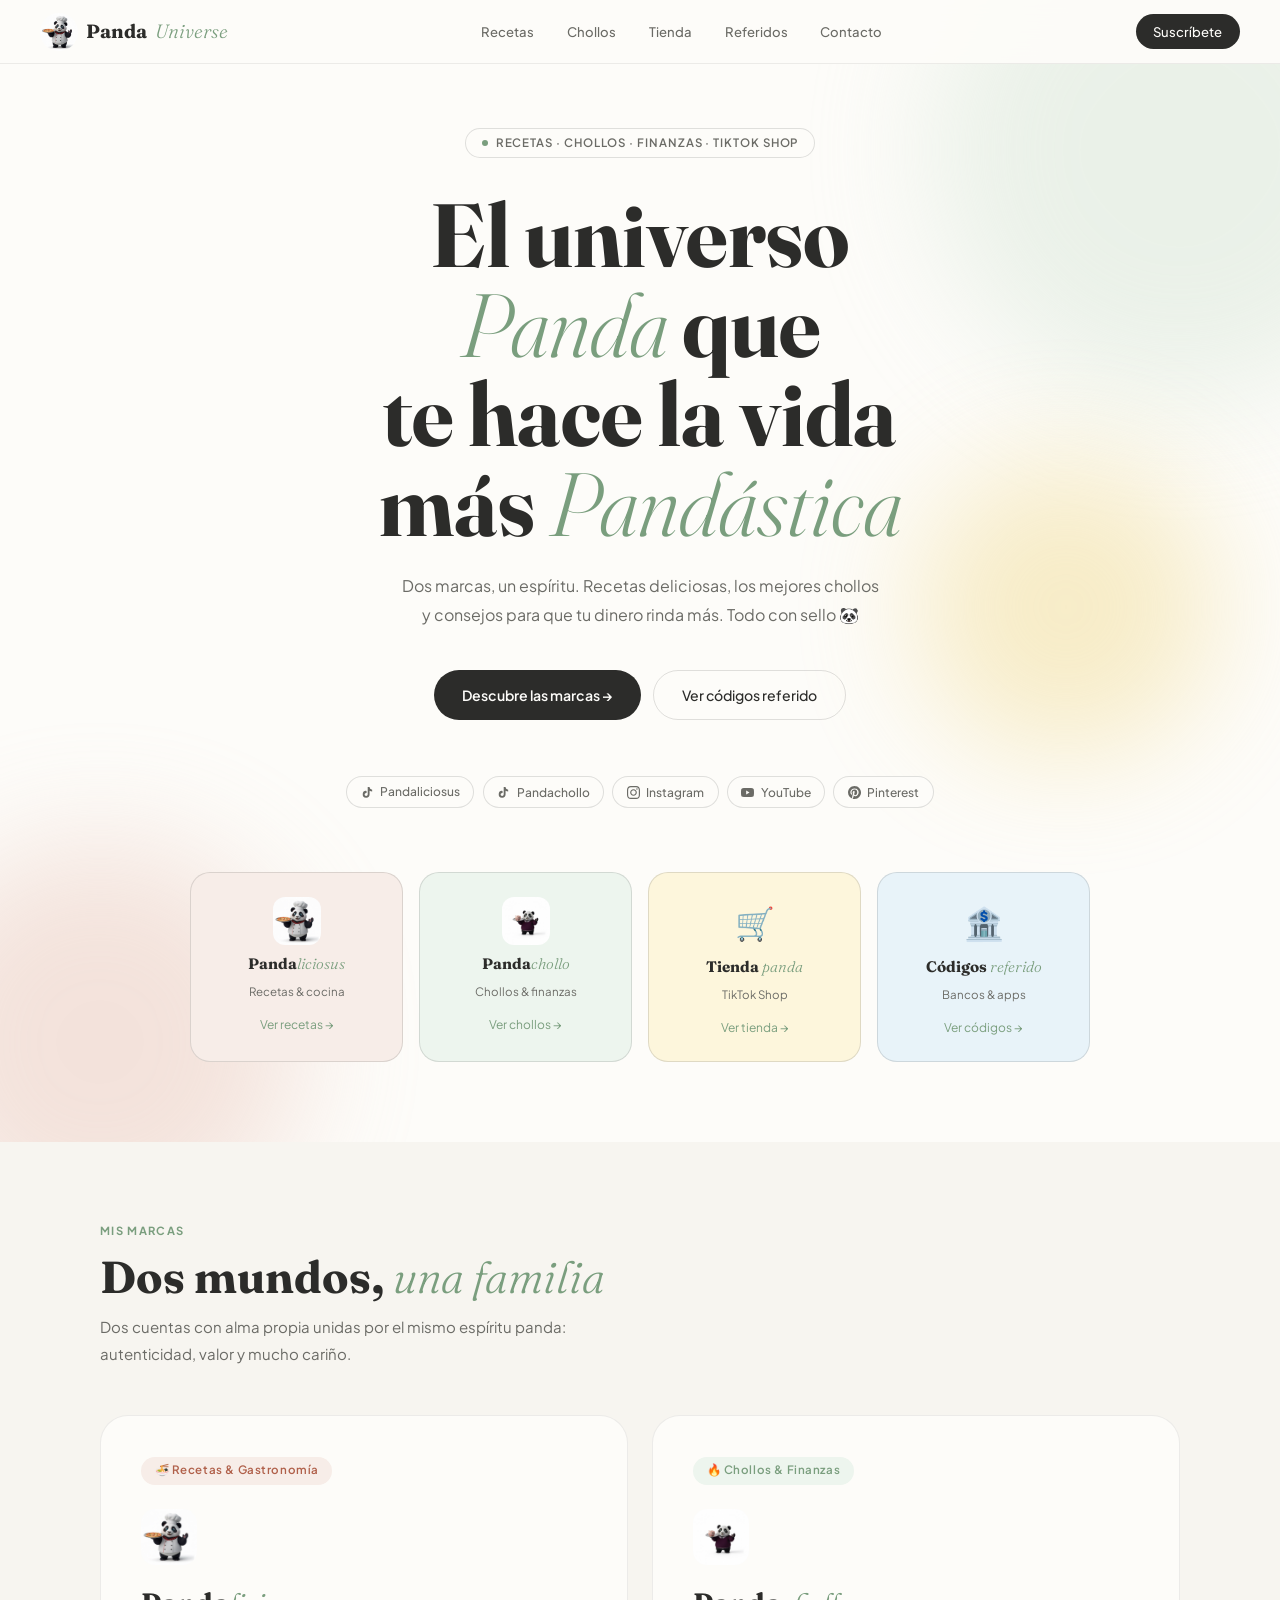
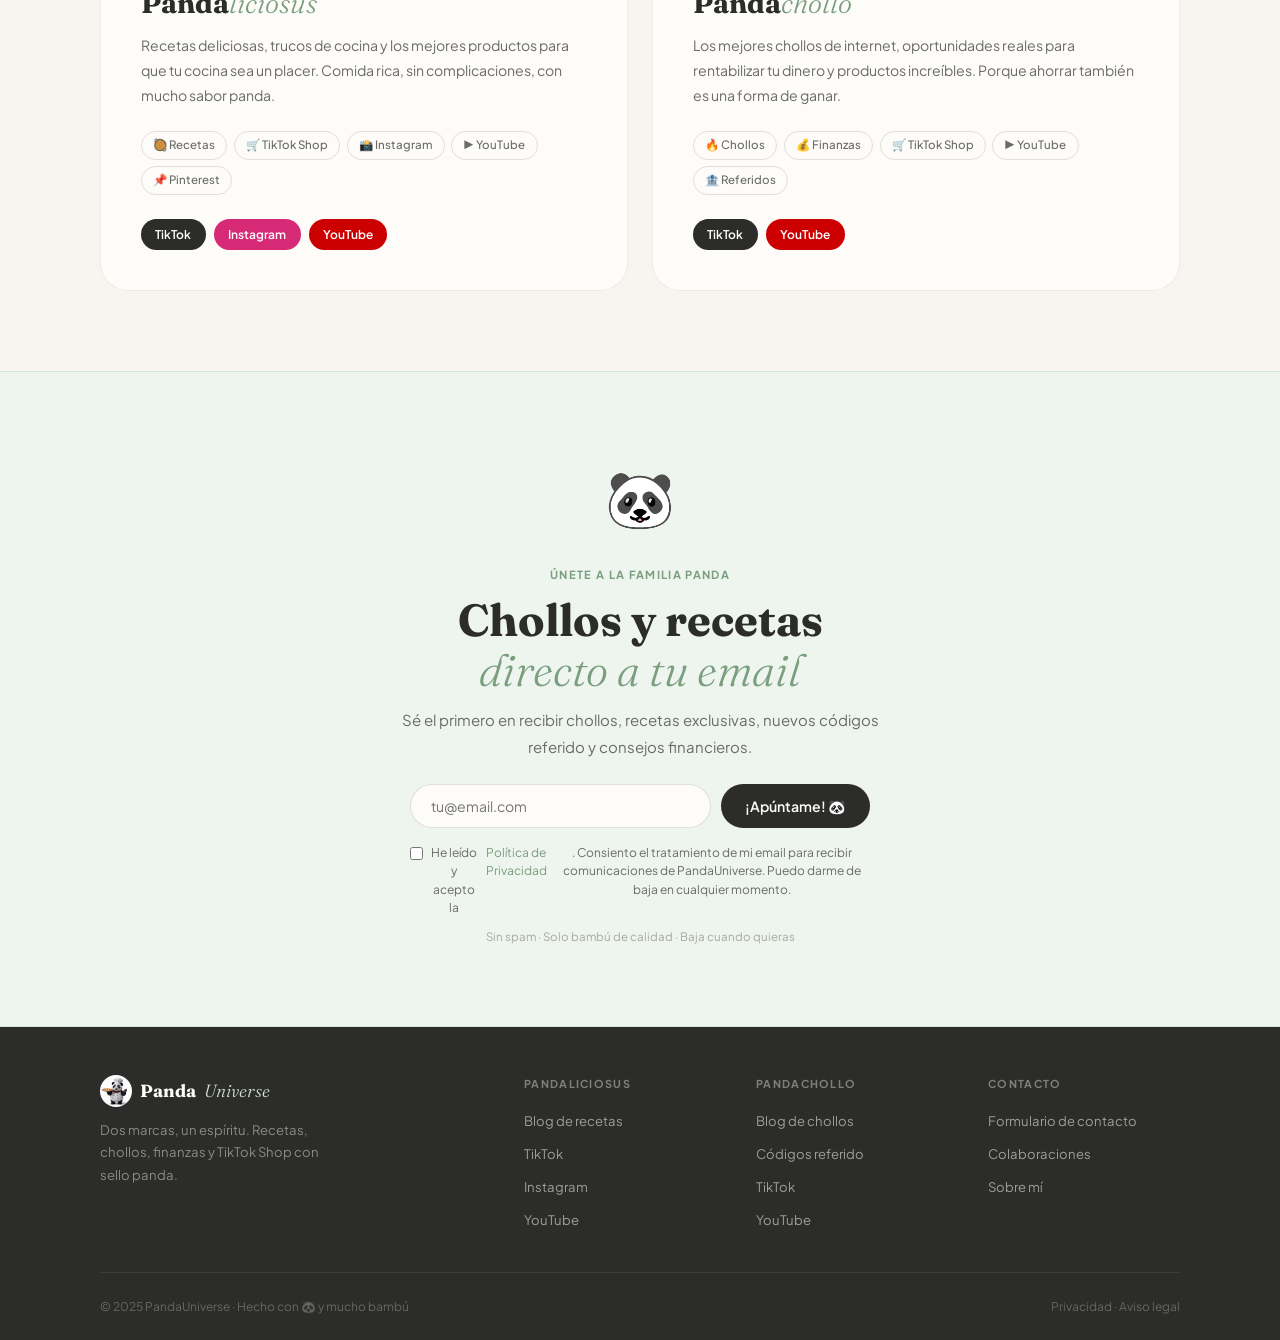
<file: index.html>
<!DOCTYPE html>
<html lang="es">
<head>
<meta charset="UTF-8">
<meta name="viewport" content="width=device-width, initial-scale=1.0">
<title>PandaUniverse | Pandaliciosus & Pandachollo</title>
<link rel="preconnect" href="https://fonts.googleapis.com">
<link href="https://fonts.googleapis.com/css2?family=Fraunces:ital,opsz,wght@0,9..144,300;0,9..144,400;0,9..144,700;1,9..144,300&family=Plus+Jakarta+Sans:wght@300;400;500;600&display=swap" rel="stylesheet">
<link rel="stylesheet" href="main.css">
<style>
/* ── Estilos exclusivos de index.html ── */

.hero {
  min-height: 100vh;
  display: flex;
  flex-direction: column;
  align-items: center;
  justify-content: center;
  padding: 8rem 2rem 5rem;
  text-align: center;
  position: relative;
  overflow: hidden;
}

/* Blobs decorativos del fondo */
.blob {
  position: absolute;
  border-radius: 50%;
  filter: blur(60px);
  opacity: 0.45;
  pointer-events: none;
}
.b1 { width: 500px; height: 500px; background: var(--sage-lt);  top: -100px; right: -150px; }
.b2 { width: 400px; height: 400px; background: var(--blush);    bottom: -100px; left: -100px; }
.b3 { width: 300px; height: 300px; background: var(--butter);   top: 40%; right: 5%; }

/* Eyebrow del hero */
.eyebrow-pill {
  display: inline-flex;
  align-items: center;
  gap: 0.5rem;
  border: 1px solid var(--border2);
  background: var(--bg);
  padding: 0.3rem 1rem;
  border-radius: var(--radius-pill);
  font-size: 0.72rem;
  font-weight: 600;
  letter-spacing: 0.08em;
  text-transform: uppercase;
  color: var(--mid);
  margin-bottom: 2rem;
  position: relative;
  z-index: 1;
}
.dot { width: 6px; height: 6px; background: var(--sage); border-radius: 50%; display: inline-block; }

/* Título hero */
h1 {
  font-family: var(--font-display);
  font-size: clamp(3rem, 7vw, 6rem);
  font-weight: 700;
  line-height: 1.0;
  margin-bottom: 1.5rem;
  position: relative;
  z-index: 1;
  max-width: 800px;
}

.hero-sub {
  font-size: 1rem;
  color: var(--mid);
  max-width: 480px;
  line-height: 1.8;
  margin-bottom: 2.5rem;
  position: relative;
  z-index: 1;
}

.hero-actions {
  display: flex;
  gap: 0.75rem;
  flex-wrap: wrap;
  justify-content: center;
  position: relative;
  z-index: 1;
  margin-bottom: 3.5rem;
}

.hero-socials {
  display: flex;
  gap: 0.5rem;
  flex-wrap: wrap;
  justify-content: center;
  position: relative;
  z-index: 1;
  margin-bottom: 4rem;
}

/* Tarjetas de navegación rápida */
.nav-cards {
  display: grid;
  grid-template-columns: repeat(4, 1fr);
  gap: 1rem;
  position: relative;
  z-index: 1;
  width: 100%;
  max-width: 900px;
}

.nav-card {
  background: var(--bg);
  border: 1px solid var(--border2);
  border-radius: var(--radius-lg);
  padding: 1.5rem 1.25rem;
  text-decoration: none;
  color: var(--charcoal);
  text-align: center;
  transition: transform 0.25s, box-shadow 0.25s, border-color 0.2s;
  display: flex;
  flex-direction: column;
  align-items: center;
  gap: 0.6rem;
}
.nav-card:hover {
  transform: translateY(-5px);
  box-shadow: 0 14px 32px rgba(44,44,42,0.09);
  border-color: var(--sage-lt);
}
.nav-card img { width: 48px; height: 48px; border-radius: 12px; object-fit: cover; }
.nc-label { font-family: var(--font-display); font-size: 0.95rem; font-weight: 700; line-height: 1.2; }
.nc-sub   { font-size: 0.72rem; color: var(--mid); }
.nc-arrow { font-size: 0.75rem; color: var(--sage); margin-top: 0.25rem; }
.nc-bg1 { background: var(--blush-lt); }
.nc-bg2 { background: var(--sage-pal); }
.nc-bg3 { background: var(--butter-lt); }
.nc-bg4 { background: var(--sky-lt); }

/* Sección marcas */
.brands-section { background: var(--bg2); padding: 5rem 2rem; }
.brands-grid { display: grid; grid-template-columns: 1fr 1fr; gap: 1.5rem; }

.brand-card {
  background: var(--bg);
  border-radius: var(--radius-xl);
  border: 1px solid var(--border);
  padding: 2.5rem;
  transition: transform 0.3s, box-shadow 0.3s;
}
.brand-card:hover { transform: translateY(-5px); box-shadow: 0 16px 40px rgba(44,44,42,0.08); }
.brand-chip {
  display: inline-flex;
  align-items: center;
  gap: 0.4rem;
  padding: 0.3rem 0.85rem;
  border-radius: var(--radius-pill);
  font-size: 0.72rem;
  font-weight: 600;
  letter-spacing: 0.05em;
  margin-bottom: 1.5rem;
}
.chip-blush { background: var(--blush-lt); color: #b0604a; }
.chip-green { background: var(--sage-pal); color: var(--sage); }
.brand-img { width: 56px; height: 56px; border-radius: 14px; object-fit: cover; margin-bottom: 1rem; display: block; }
.brand-name { font-family: var(--font-display); font-size: 1.75rem; font-weight: 700; margin-bottom: 0.5rem; }
.brand-desc { color: var(--mid); font-size: 0.88rem; line-height: 1.75; margin-bottom: 1.5rem; }
.tag-row { display: flex; flex-wrap: wrap; gap: 0.4rem; margin-bottom: 1.5rem; }
.social-row { display: flex; gap: 0.5rem; flex-wrap: wrap; }

@media (max-width: 860px) {
  .nav-cards { grid-template-columns: repeat(2, 1fr); }
  .brands-grid { grid-template-columns: 1fr; }
}
</style>
</head>
<body>

<nav>
  <a href="index.html" class="logo">
    <img src="PANDALICIOSUS.JPG" alt="PandaUniverse">
    Panda<em>Universe</em>
  </a>
  <div class="nav-center">
    <a href="recetas.html">Recetas</a>
    <a href="chollos.html">Chollos</a>
    <a href="tienda.html">Tienda</a>
    <a href="referidos.html">Referidos</a>
    <a href="contacto.html">Contacto</a>
  </div>
  <a href="#newsletter" class="nav-pill">Suscríbete</a>
  <button class="hamburger" onclick="toggleMenu()" aria-label="Menú" id="hamburgerBtn">
    <span></span><span></span><span></span>
  </button>
</nav>
<div class="mobile-menu" id="mobileMenu">
  <a href="recetas.html">Recetas</a>
  <a href="chollos.html">Chollos</a>
  <a href="tienda.html">Tienda</a>
  <a href="referidos.html">Referidos</a>
  <a href="contacto.html">Contacto</a>
</div>

<!-- ══ HERO ══════════════════════════════════════════════ -->
<section class="hero">
  <div class="blob b1"></div>
  <div class="blob b2"></div>
  <div class="blob b3"></div>

  <div class="eyebrow-pill anim-1">
    <span class="dot"></span> Recetas · Chollos · Finanzas · TikTok Shop
  </div>

  <h1 class="anim-2">
    El universo<br>
    <em>Panda</em> que<br>
    te hace la vida<br>
    más <em>Pandástica</em>
  </h1>

  <p class="hero-sub anim-3">
    Dos marcas, un espíritu. Recetas deliciosas, los mejores chollos y consejos
    para que tu dinero rinda más. Todo con sello 🐼
  </p>

  <div class="hero-actions anim-4">
    <a href="#marcas" class="btn-dark">Descubre las marcas →</a>
    <a href="referidos.html" class="btn-ghost">Ver códigos referido</a>
  </div>

  <div class="hero-socials anim-5">
    <a href="https://www.tiktok.com/@pandaliciosus" target="_blank" rel="noopener" class="soc-chip">
      <svg viewBox="0 0 24 24" fill="currentColor"><path d="M19.59 6.69a4.83 4.83 0 01-3.77-4.25V2h-3.45v13.67a2.89 2.89 0 01-5.77 0 2.89 2.89 0 012.89-2.89c.28 0 .54.04.79.1V9.01a6.34 6.34 0 105.55 6.32V8.75a8.19 8.19 0 004.79 1.52V6.83a4.85 4.85 0 01-1.03-.14z"/></svg> Pandaliciosus
    </a>
    <a href="https://www.tiktok.com/@pandachollo" target="_blank" rel="noopener" class="soc-chip">
      <svg viewBox="0 0 24 24" fill="currentColor"><path d="M19.59 6.69a4.83 4.83 0 01-3.77-4.25V2h-3.45v13.67a2.89 2.89 0 01-5.77 0 2.89 2.89 0 012.89-2.89c.28 0 .54.04.79.1V9.01a6.34 6.34 0 105.55 6.32V8.75a8.19 8.19 0 004.79 1.52V6.83a4.85 4.85 0 01-1.03-.14z"/></svg> Pandachollo
    </a>
    <a href="https://www.instagram.com/pandaliciosus" target="_blank" rel="noopener" class="soc-chip">
      <svg viewBox="0 0 24 24" fill="currentColor"><path d="M12 2.163c3.204 0 3.584.012 4.85.07 3.252.148 4.771 1.691 4.919 4.919.058 1.265.069 1.645.069 4.849 0 3.205-.012 3.584-.069 4.849-.149 3.225-1.664 4.771-4.919 4.919-1.266.058-1.644.07-4.85.07-3.204 0-3.584-.012-4.849-.07-3.26-.149-4.771-1.699-4.919-4.92-.058-1.265-.07-1.644-.07-4.849 0-3.204.013-3.583.07-4.849.149-3.227 1.664-4.771 4.919-4.919 1.266-.057 1.645-.069 4.849-.069zm0-2.163c-3.259 0-3.667.014-4.947.072-4.358.2-6.78 2.618-6.98 6.98-.059 1.281-.073 1.689-.073 4.948 0 3.259.014 3.668.072 4.948.2 4.358 2.618 6.78 6.98 6.98 1.281.058 1.689.072 4.948.072 3.259 0 3.668-.014 4.948-.072 4.354-.2 6.782-2.618 6.979-6.98.059-1.28.073-1.689.073-4.948 0-3.259-.014-3.667-.072-4.947-.196-4.354-2.617-6.78-6.979-6.98-1.281-.059-1.69-.073-4.949-.073zm0 5.838c-3.403 0-6.162 2.759-6.162 6.162s2.759 6.163 6.162 6.163 6.162-2.759 6.162-6.163c0-3.403-2.759-6.162-6.162-6.162zm0 10.162c-2.209 0-4-1.79-4-4 0-2.209 1.791-4 4-4s4 1.791 4 4c0 2.21-1.791 4-4 4zm6.406-11.845c-.796 0-1.441.645-1.441 1.44s.645 1.44 1.441 1.44c.795 0 1.439-.645 1.439-1.44s-.644-1.44-1.439-1.44z"/></svg> Instagram
    </a>
    <a href="https://www.youtube.com/@pandaliciosus" target="_blank" rel="noopener" class="soc-chip">
      <svg viewBox="0 0 24 24" fill="currentColor"><path d="M23.498 6.186a3.016 3.016 0 00-2.122-2.136C19.505 3.545 12 3.545 12 3.545s-7.505 0-9.377.505A3.017 3.017 0 00.502 6.186C0 8.07 0 12 0 12s0 3.93.502 5.814a3.016 3.016 0 002.122 2.136c1.871.505 9.376.505 9.376.505s7.505 0 9.377-.505a3.015 3.015 0 002.122-2.136C24 15.93 24 12 24 12s0-3.93-.502-5.814zM9.545 15.568V8.432L15.818 12l-6.273 3.568z"/></svg> YouTube
    </a>
    <a href="#" class="soc-chip">
      <svg viewBox="0 0 24 24" fill="currentColor"><path d="M12.017 0C5.396 0 .029 5.367.029 11.987c0 5.079 3.158 9.417 7.618 11.162-.105-.949-.2-2.405.042-3.441.218-.937 1.407-5.965 1.407-5.965s-.359-.719-.359-1.782c0-1.668.967-2.914 2.171-2.914 1.023 0 1.518.769 1.518 1.69 0 1.029-.655 2.568-.994 3.995-.283 1.194.599 2.169 1.777 2.169 2.133 0 3.772-2.249 3.772-5.495 0-2.873-2.064-4.882-5.012-4.882-3.414 0-5.418 2.561-5.418 5.207 0 1.031.397 2.138.893 2.738a.36.36 0 01.083.345l-.333 1.36c-.053.22-.174.267-.402.161-1.499-.698-2.436-2.889-2.436-4.649 0-3.785 2.75-7.262 7.929-7.262 4.163 0 7.398 2.967 7.398 6.931 0 4.136-2.607 7.464-6.227 7.464-1.216 0-2.359-.632-2.75-1.378l-.748 2.853c-.271 1.043-1.002 2.35-1.492 3.146C9.57 23.812 10.763 24.009 12.017 24.009c6.624 0 11.99-5.367 11.99-11.988C24.007 5.367 18.641.001 12.017.001z"/></svg> Pinterest
    </a>
  </div>

  <!-- Tarjetas de acceso rápido a secciones -->
  <div class="nav-cards anim-6">
    <a href="recetas.html" class="nav-card nc-bg1">
      <img src="PANDALICIOSUS.JPG" alt="Pandaliciosus">
      <div class="nc-label">Panda<em>liciosus</em></div>
      <div class="nc-sub">Recetas & cocina</div>
      <div class="nc-arrow">Ver recetas →</div>
    </a>
    <a href="chollos.html" class="nav-card nc-bg2">
      <img src="PANDACHOLLO.JPG" alt="Pandachollo">
      <div class="nc-label">Panda<em>chollo</em></div>
      <div class="nc-sub">Chollos & finanzas</div>
      <div class="nc-arrow">Ver chollos →</div>
    </a>
    <a href="tienda.html" class="nav-card nc-bg3">
      <div style="font-size:2rem">🛒</div>
      <div class="nc-label">Tienda <em>panda</em></div>
      <div class="nc-sub">TikTok Shop</div>
      <div class="nc-arrow">Ver tienda →</div>
    </a>
    <a href="referidos.html" class="nav-card nc-bg4">
      <div style="font-size:2rem">🏦</div>
      <div class="nc-label">Códigos <em>referido</em></div>
      <div class="nc-sub">Bancos & apps</div>
      <div class="nc-arrow">Ver códigos →</div>
    </a>
  </div>
</section>

<!-- ══ MARCAS ═════════════════════════════════════════════ -->
<section class="brands-section" id="marcas">
  <div class="wrap">
    <span class="eyebrow">Mis marcas</span>
    <h2 class="section-h">Dos mundos, <em>una familia</em></h2>
    <p class="section-p">Dos cuentas con alma propia unidas por el mismo espíritu panda: autenticidad, valor y mucho cariño.</p>

    <div class="brands-grid">
      <div class="brand-card">
        <div class="brand-chip chip-blush">🍜 Recetas & Gastronomía</div>
        <img src="PANDALICIOSUS.JPG" alt="Pandaliciosus" class="brand-img">
        <div class="brand-name">Panda<em>liciosus</em></div>
        <p class="brand-desc">Recetas deliciosas, trucos de cocina y los mejores productos para que tu cocina sea un placer. Comida rica, sin complicaciones, con mucho sabor panda.</p>
        <div class="tag-row">
          <span class="tag">🥘 Recetas</span>
          <span class="tag">🛒 TikTok Shop</span>
          <span class="tag">📸 Instagram</span>
          <span class="tag">▶️ YouTube</span>
          <span class="tag">📌 Pinterest</span>
        </div>
        <div class="social-row">
          <a href="https://www.tiktok.com/@pandaliciosus" target="_blank" rel="noopener" class="s-btn s-tiktok">TikTok</a>
          <a href="https://www.instagram.com/pandaliciosus" target="_blank" rel="noopener" class="s-btn s-ig">Instagram</a>
          <a href="https://www.youtube.com/@pandaliciosus" target="_blank" rel="noopener" class="s-btn s-yt">YouTube</a>
        </div>
      </div>

      <div class="brand-card">
        <div class="brand-chip chip-green">🔥 Chollos & Finanzas</div>
        <img src="PANDACHOLLO.JPG" alt="Pandachollo" class="brand-img">
        <div class="brand-name">Panda<em>chollo</em></div>
        <p class="brand-desc">Los mejores chollos de internet, oportunidades reales para rentabilizar tu dinero y productos increíbles. Porque ahorrar también es una forma de ganar.</p>
        <div class="tag-row">
          <span class="tag">🔥 Chollos</span>
          <span class="tag">💰 Finanzas</span>
          <span class="tag">🛒 TikTok Shop</span>
          <span class="tag">▶️ YouTube</span>
          <span class="tag">🏦 Referidos</span>
        </div>
        <div class="social-row">
          <a href="https://www.tiktok.com/@pandachollo" target="_blank" rel="noopener" class="s-btn s-tiktok">TikTok</a>
          <a href="https://www.youtube.com/@pandachollo" target="_blank" rel="noopener" class="s-btn s-yt">YouTube</a>
        </div>
      </div>
    </div>
  </div>
</section>

<!-- ══ NEWSLETTER ══════════════════════════════════════════ -->
<section class="nl-section" id="newsletter">
  <div class="wrap">
    <div class="nl-panda">🐼</div>
    <span class="eyebrow" style="text-align:center">Únete a la familia panda</span>
    <h2 class="section-h" style="text-align:center">Chollos y recetas<br><em>directo a tu email</em></h2>
    <p class="section-p" style="margin:0 auto;text-align:center">
      Sé el primero en recibir chollos, recetas exclusivas, nuevos códigos referido y consejos financieros.
    </p>

    <form class="nl-form" id="nlForm" method="POST">
      <!-- El endpoint se lee de config.js → CONFIG.formspree.newsletter -->
      <input type="email" class="nl-input" name="email" placeholder="tu@email.com" required>
      <input type="hidden" name="_subject" value="🐼 Nueva suscripción newsletter PandaUniverse">
      <input type="text"  name="_gotcha"  style="display:none">
      <button type="submit" class="nl-btn" id="nlBtn">¡Apúntame! 🐼</button>
    </form>

    <div style="max-width:460px;margin:0.85rem auto 0;text-align:center">
      <label class="consent-label" id="nlConsentLabel">
        <input type="checkbox" id="nlConsent">
        He leído y acepto la <a href="privacidad.html" target="_blank">Política de Privacidad</a>.
        Consiento el tratamiento de mi email para recibir comunicaciones de PandaUniverse.
        Puedo darme de baja en cualquier momento.
      </label>
    </div>
    <p class="nl-note">Sin spam · Solo bambú de calidad · Baja cuando quieras</p>
  </div>
</section>

<footer>
  <div class="footer-grid">
    <div>
      <a href="index.html" class="f-logo">
        <img src="PANDALICIOSUS.JPG" alt="PandaUniverse">
        Panda<em>Universe</em>
      </a>
      <p class="f-desc">Dos marcas, un espíritu. Recetas, chollos, finanzas y TikTok Shop con sello panda.</p>
    </div>
    <div class="f-col">
      <h5>Pandaliciosus</h5>
      <ul>
        <li><a href="recetas.html">Blog de recetas</a></li>
        <li><a href="https://www.tiktok.com/@pandaliciosus" target="_blank" rel="noopener">TikTok</a></li>
        <li><a href="https://www.instagram.com/pandaliciosus" target="_blank" rel="noopener">Instagram</a></li>
        <li><a href="https://www.youtube.com/@pandaliciosus" target="_blank" rel="noopener">YouTube</a></li>
      </ul>
    </div>
    <div class="f-col">
      <h5>Pandachollo</h5>
      <ul>
        <li><a href="chollos.html">Blog de chollos</a></li>
        <li><a href="referidos.html">Códigos referido</a></li>
        <li><a href="https://www.tiktok.com/@pandachollo" target="_blank" rel="noopener">TikTok</a></li>
        <li><a href="https://www.youtube.com/@pandachollo" target="_blank" rel="noopener">YouTube</a></li>
      </ul>
    </div>
    <div class="f-col">
      <h5>Contacto</h5>
      <ul>
        <li><a href="contacto.html">Formulario de contacto</a></li>
        <li><a href="contacto.html">Colaboraciones</a></li>
        <li><a href="contacto.html">Sobre mí</a></li>
      </ul>
    </div>
  </div>
  <div class="footer-bottom">
    <span>© 2025 PandaUniverse · Hecho con 🐼 y mucho bambú</span>
    <span><a href="privacidad.html">Privacidad</a> · <a href="aviso-legal.html">Aviso legal</a></span>
  </div>
</footer>

<script src="config.js"></script>
<script src="main.js"></script>
</body>
</html>
</file>
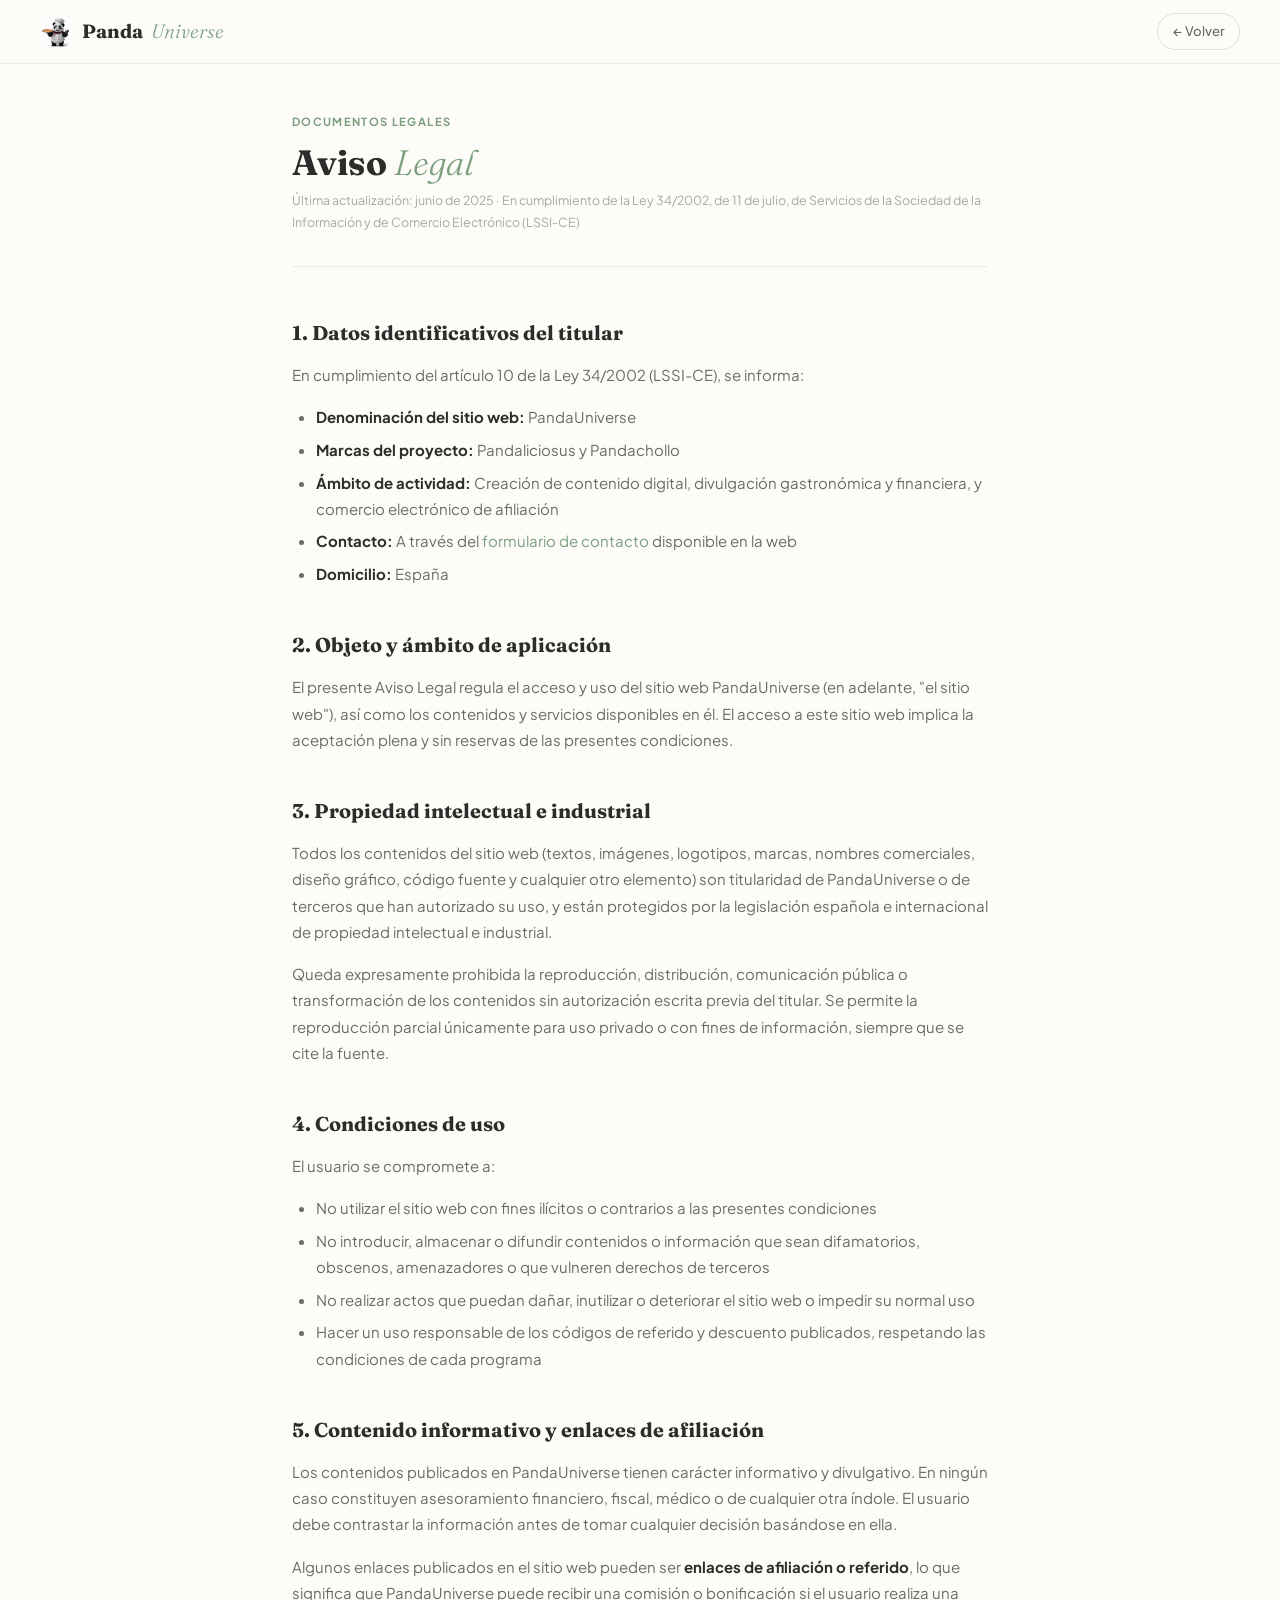
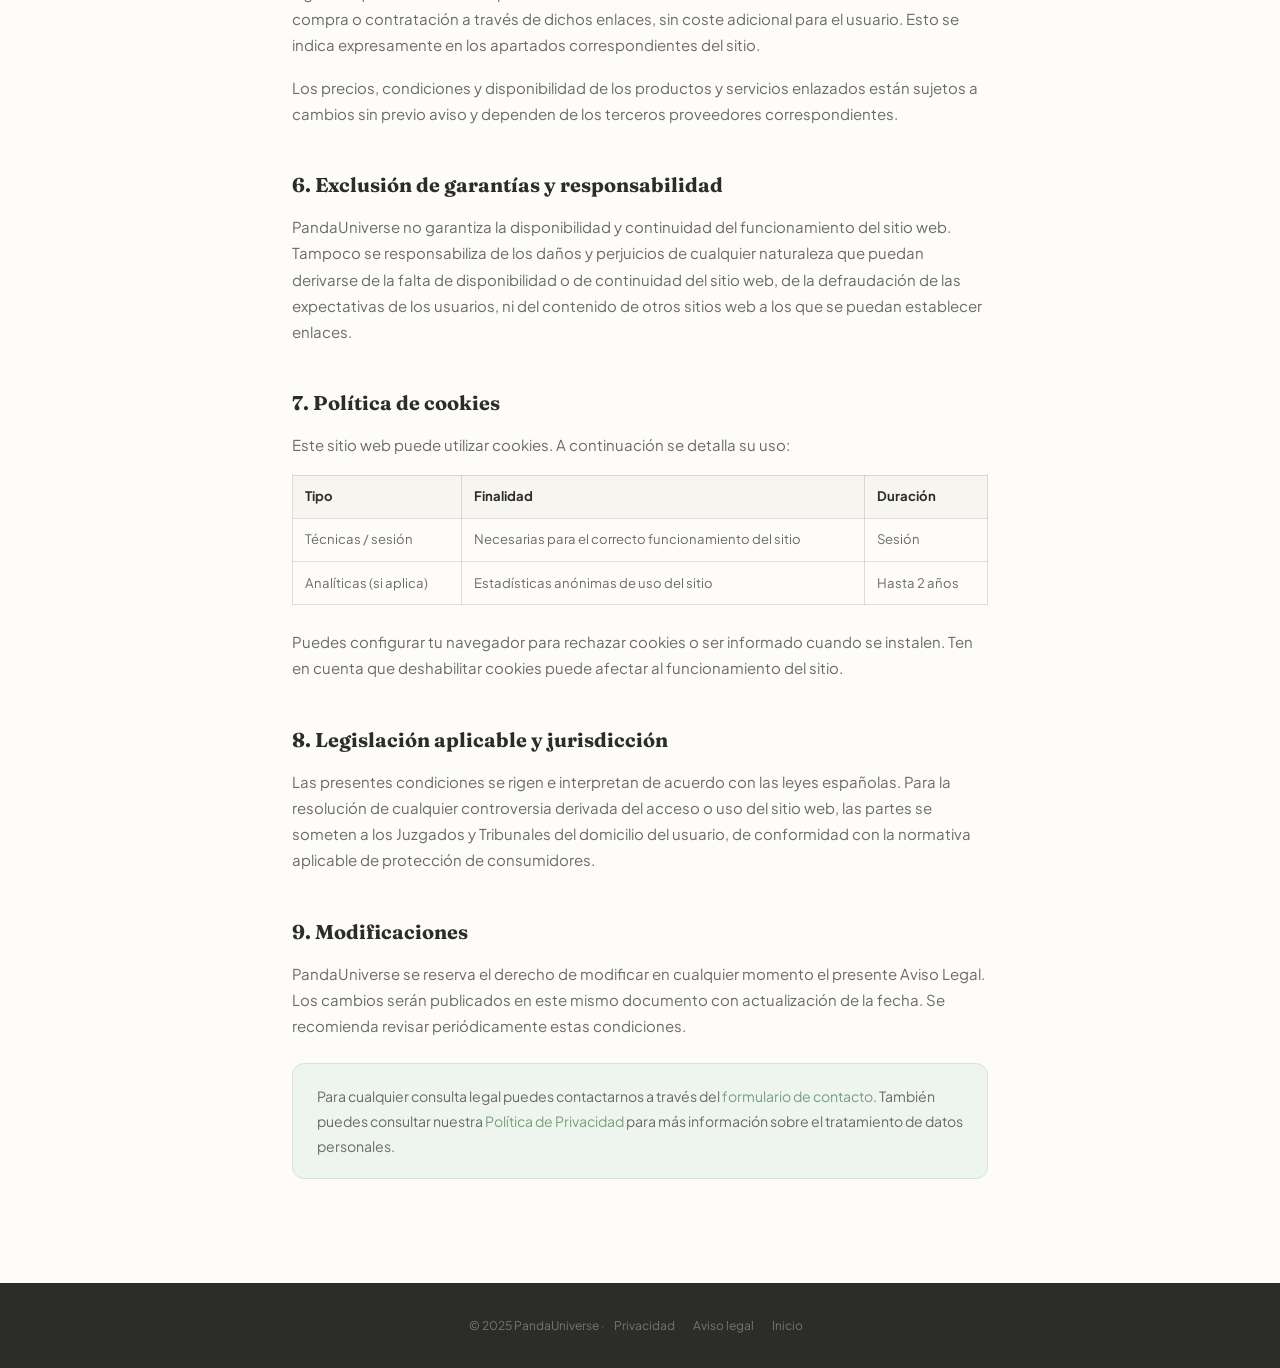
<file: aviso-legal.html>
<!DOCTYPE html>
<html lang="es">
<head>
<meta charset="UTF-8">
<meta name="viewport" content="width=device-width, initial-scale=1.0">
<title>Aviso Legal | PandaUniverse</title>
<link href="https://fonts.googleapis.com/css2?family=Fraunces:ital,opsz,wght@0,9..144,300;0,9..144,400;0,9..144,700;1,9..144,300&family=Plus+Jakarta+Sans:wght@300;400;500;600&display=swap" rel="stylesheet">
<style>
*,*::before,*::after{box-sizing:border-box;margin:0;padding:0}
:root{--bg:#fdfcf9;--bg2:#f7f5f0;--sage:#7a9e7e;--sage-lt:#d4e4d5;--sage-pal:#edf5ee;--charcoal:#2c2c2a;--mid:#6b6b66;--light:#a8a89e;--border:rgba(44,44,42,0.08);--border2:rgba(44,44,42,0.14)}
body{font-family:'Plus Jakarta Sans',sans-serif;background:var(--bg);color:var(--charcoal);font-size:15px;line-height:1.75;overflow-x:hidden}
nav{position:fixed;top:0;left:0;right:0;z-index:200;display:flex;align-items:center;justify-content:space-between;padding:0 2.5rem;height:64px;background:rgba(253,252,249,0.95);backdrop-filter:blur(16px);border-bottom:1px solid var(--border)}
.logo{font-family:'Fraunces',serif;font-size:1.2rem;font-weight:700;color:var(--charcoal);text-decoration:none;display:flex;align-items:center;gap:0.5rem}
.logo em{font-style:italic;color:var(--sage);font-weight:300}
.back-btn{font-size:0.82rem;font-weight:500;color:var(--mid);text-decoration:none;padding:0.4rem 0.9rem;border-radius:100px;border:1px solid var(--border2);transition:background 0.2s}
.back-btn:hover{background:var(--bg2)}
.doc-wrap{max-width:760px;margin:0 auto;padding:7rem 2rem 5rem}
.doc-eyebrow{font-size:0.7rem;font-weight:700;letter-spacing:0.12em;text-transform:uppercase;color:var(--sage);margin-bottom:0.75rem}
.doc-title{font-family:'Fraunces',serif;font-size:2.2rem;font-weight:700;margin-bottom:0.5rem;line-height:1.1}
.doc-title em{font-style:italic;font-weight:300;color:var(--sage)}
.doc-date{font-size:0.78rem;color:var(--light);margin-bottom:3rem;padding-bottom:2rem;border-bottom:1px solid var(--border)}
h2{font-family:'Fraunces',serif;font-size:1.25rem;font-weight:700;margin:2.5rem 0 0.75rem;color:var(--charcoal)}
h3{font-size:0.95rem;font-weight:700;margin:1.5rem 0 0.5rem;color:var(--charcoal)}
p{margin-bottom:1rem;color:var(--mid)}
ul,ol{margin:0.5rem 0 1rem 1.5rem;color:var(--mid)}
li{margin-bottom:0.4rem}
.highlight-box{background:var(--sage-pal);border:1px solid var(--sage-lt);border-radius:12px;padding:1.25rem 1.5rem;margin:1.5rem 0}
.highlight-box p{margin:0;font-size:0.88rem}
strong{color:var(--charcoal)}
a{color:var(--sage);text-decoration:none}
a:hover{text-decoration:underline}
.cookie-table{width:100%;border-collapse:collapse;margin:1rem 0 1.5rem;font-size:0.82rem}
.cookie-table th{background:var(--bg2);padding:0.6rem 0.75rem;text-align:left;font-weight:700;color:var(--charcoal);border:1px solid var(--border2)}
.cookie-table td{padding:0.6rem 0.75rem;border:1px solid var(--border2);color:var(--mid);vertical-align:top}
footer{background:var(--charcoal);padding:2rem;text-align:center}
.f-bottom{font-size:0.75rem;color:rgba(253,252,249,0.35)}
.f-bottom a{color:rgba(253,252,249,0.35);text-decoration:none;margin:0 0.5rem}
@media(max-width:600px){nav{padding:0 1.25rem}.doc-title{font-size:1.6rem}}
</style>
</head>
<body>
<nav>
  <a href="index.html" class="logo">
    <img src="PANDALICIOSUS.JPG" alt="PandaUniverse" style="width:34px;height:34px;border-radius:50%;object-fit:cover;flex-shrink:0">
    Panda<em>Universe</em>
  </a>
  <a href="javascript:history.back()" class="back-btn">← Volver</a>
</nav>

<div class="doc-wrap">
  <div class="doc-eyebrow">Documentos legales</div>
  <h1 class="doc-title">Aviso <em>Legal</em></h1>
  <p class="doc-date">Última actualización: junio de 2025 · En cumplimiento de la Ley 34/2002, de 11 de julio, de Servicios de la Sociedad de la Información y de Comercio Electrónico (LSSI-CE)</p>

  <h2>1. Datos identificativos del titular</h2>
  <p>En cumplimiento del artículo 10 de la Ley 34/2002 (LSSI-CE), se informa:</p>
  <ul>
    <li><strong>Denominación del sitio web:</strong> PandaUniverse</li>
    <li><strong>Marcas del proyecto:</strong> Pandaliciosus y Pandachollo</li>
    <li><strong>Ámbito de actividad:</strong> Creación de contenido digital, divulgación gastronómica y financiera, y comercio electrónico de afiliación</li>
    <li><strong>Contacto:</strong> A través del <a href="contacto.html">formulario de contacto</a> disponible en la web</li>
    <li><strong>Domicilio:</strong> España</li>
  </ul>

  <h2>2. Objeto y ámbito de aplicación</h2>
  <p>El presente Aviso Legal regula el acceso y uso del sitio web PandaUniverse (en adelante, "el sitio web"), así como los contenidos y servicios disponibles en él. El acceso a este sitio web implica la aceptación plena y sin reservas de las presentes condiciones.</p>

  <h2>3. Propiedad intelectual e industrial</h2>
  <p>Todos los contenidos del sitio web (textos, imágenes, logotipos, marcas, nombres comerciales, diseño gráfico, código fuente y cualquier otro elemento) son titularidad de PandaUniverse o de terceros que han autorizado su uso, y están protegidos por la legislación española e internacional de propiedad intelectual e industrial.</p>
  <p>Queda expresamente prohibida la reproducción, distribución, comunicación pública o transformación de los contenidos sin autorización escrita previa del titular. Se permite la reproducción parcial únicamente para uso privado o con fines de información, siempre que se cite la fuente.</p>

  <h2>4. Condiciones de uso</h2>
  <p>El usuario se compromete a:</p>
  <ul>
    <li>No utilizar el sitio web con fines ilícitos o contrarios a las presentes condiciones</li>
    <li>No introducir, almacenar o difundir contenidos o información que sean difamatorios, obscenos, amenazadores o que vulneren derechos de terceros</li>
    <li>No realizar actos que puedan dañar, inutilizar o deteriorar el sitio web o impedir su normal uso</li>
    <li>Hacer un uso responsable de los códigos de referido y descuento publicados, respetando las condiciones de cada programa</li>
  </ul>

  <h2>5. Contenido informativo y enlaces de afiliación</h2>
  <p>Los contenidos publicados en PandaUniverse tienen carácter informativo y divulgativo. En ningún caso constituyen asesoramiento financiero, fiscal, médico o de cualquier otra índole. El usuario debe contrastar la información antes de tomar cualquier decisión basándose en ella.</p>
  <p>Algunos enlaces publicados en el sitio web pueden ser <strong>enlaces de afiliación o referido</strong>, lo que significa que PandaUniverse puede recibir una comisión o bonificación si el usuario realiza una compra o contratación a través de dichos enlaces, sin coste adicional para el usuario. Esto se indica expresamente en los apartados correspondientes del sitio.</p>
  <p>Los precios, condiciones y disponibilidad de los productos y servicios enlazados están sujetos a cambios sin previo aviso y dependen de los terceros proveedores correspondientes.</p>

  <h2>6. Exclusión de garantías y responsabilidad</h2>
  <p>PandaUniverse no garantiza la disponibilidad y continuidad del funcionamiento del sitio web. Tampoco se responsabiliza de los daños y perjuicios de cualquier naturaleza que puedan derivarse de la falta de disponibilidad o de continuidad del sitio web, de la defraudación de las expectativas de los usuarios, ni del contenido de otros sitios web a los que se puedan establecer enlaces.</p>

  <h2>7. Política de cookies</h2>
  <p>Este sitio web puede utilizar cookies. A continuación se detalla su uso:</p>
  <table class="cookie-table">
    <thead>
      <tr><th>Tipo</th><th>Finalidad</th><th>Duración</th></tr>
    </thead>
    <tbody>
      <tr><td>Técnicas / sesión</td><td>Necesarias para el correcto funcionamiento del sitio</td><td>Sesión</td></tr>
      <tr><td>Analíticas (si aplica)</td><td>Estadísticas anónimas de uso del sitio</td><td>Hasta 2 años</td></tr>
    </tbody>
  </table>
  <p>Puedes configurar tu navegador para rechazar cookies o ser informado cuando se instalen. Ten en cuenta que deshabilitar cookies puede afectar al funcionamiento del sitio.</p>

  <h2>8. Legislación aplicable y jurisdicción</h2>
  <p>Las presentes condiciones se rigen e interpretan de acuerdo con las leyes españolas. Para la resolución de cualquier controversia derivada del acceso o uso del sitio web, las partes se someten a los Juzgados y Tribunales del domicilio del usuario, de conformidad con la normativa aplicable de protección de consumidores.</p>

  <h2>9. Modificaciones</h2>
  <p>PandaUniverse se reserva el derecho de modificar en cualquier momento el presente Aviso Legal. Los cambios serán publicados en este mismo documento con actualización de la fecha. Se recomienda revisar periódicamente estas condiciones.</p>

  <div class="highlight-box">
    <p>Para cualquier consulta legal puedes contactarnos a través del <a href="contacto.html">formulario de contacto</a>. También puedes consultar nuestra <a href="privacidad.html">Política de Privacidad</a> para más información sobre el tratamiento de datos personales.</p>
  </div>
</div>

<footer>
  <div class="f-bottom">
    © 2025 PandaUniverse ·
    <a href="privacidad.html">Privacidad</a>
    <a href="aviso-legal.html">Aviso legal</a>
    <a href="index.html">Inicio</a>
  </div>
</footer>
</body>
</html>
</file>
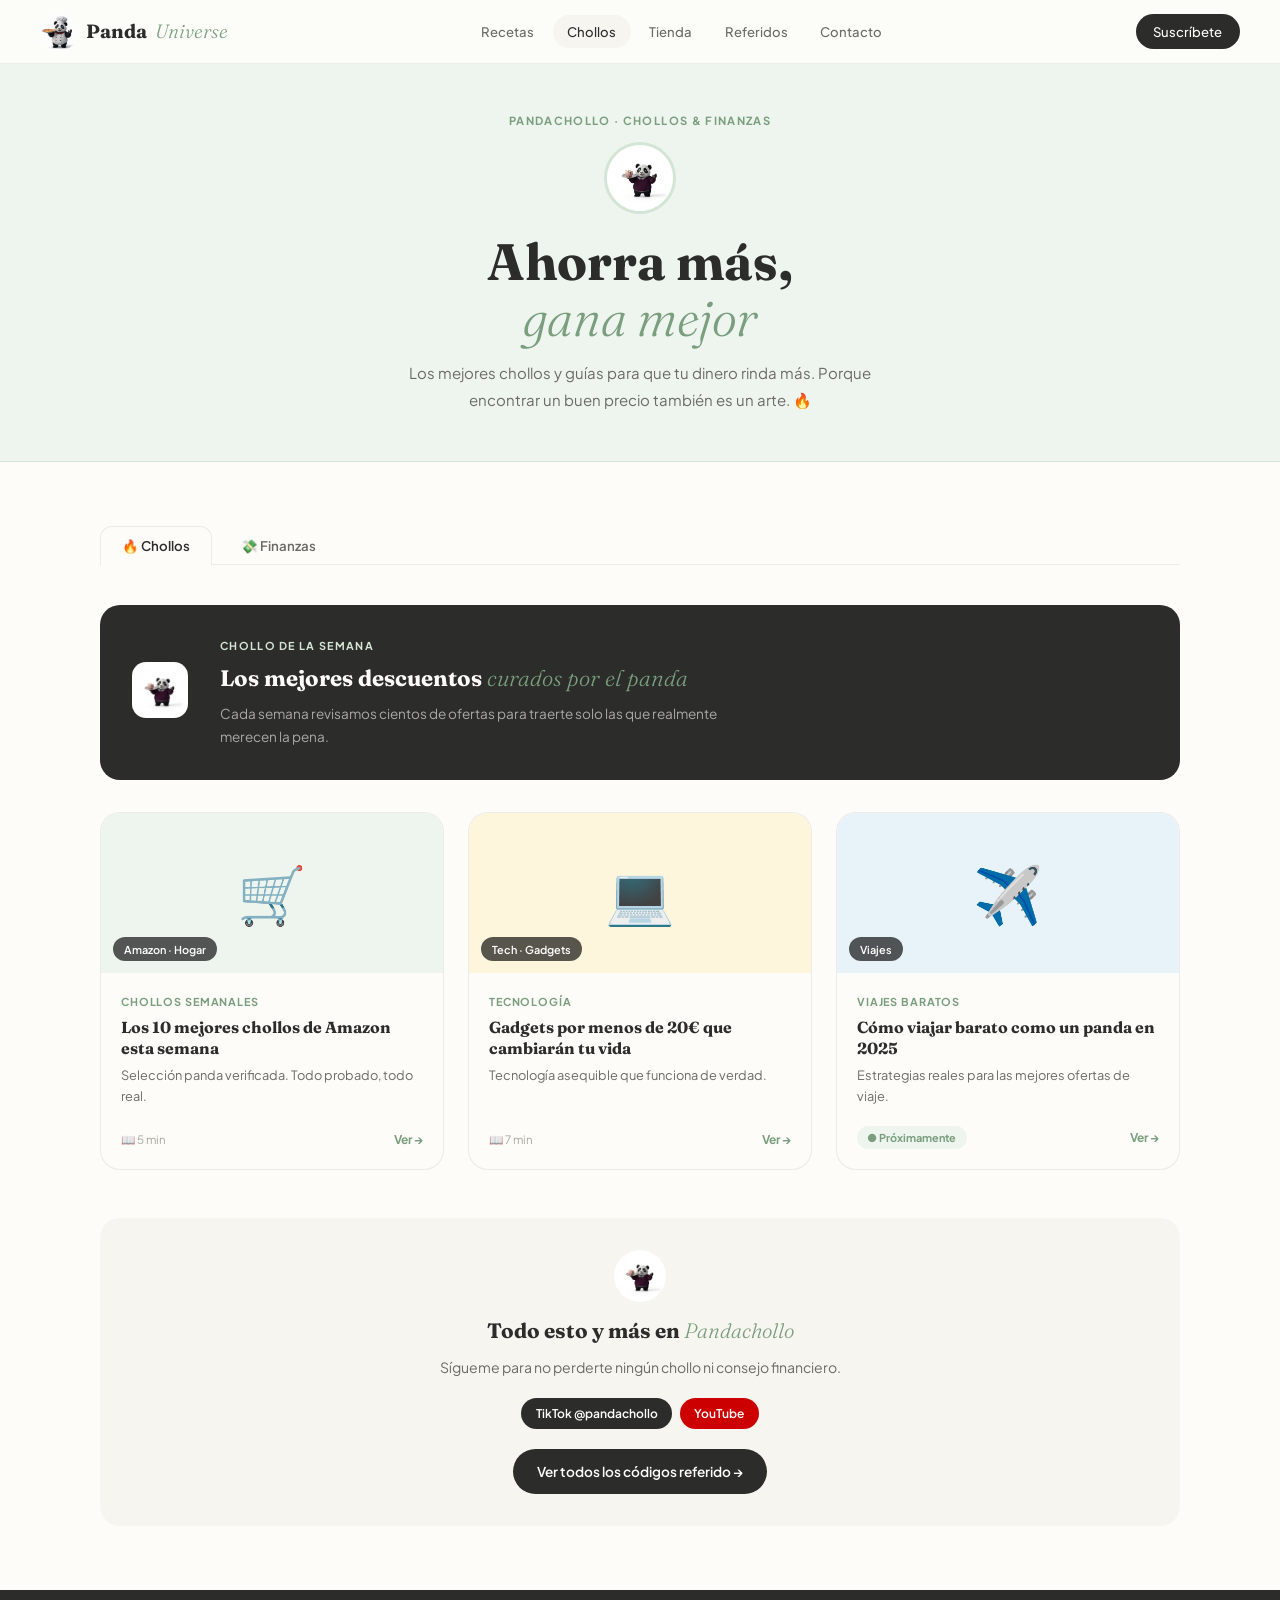
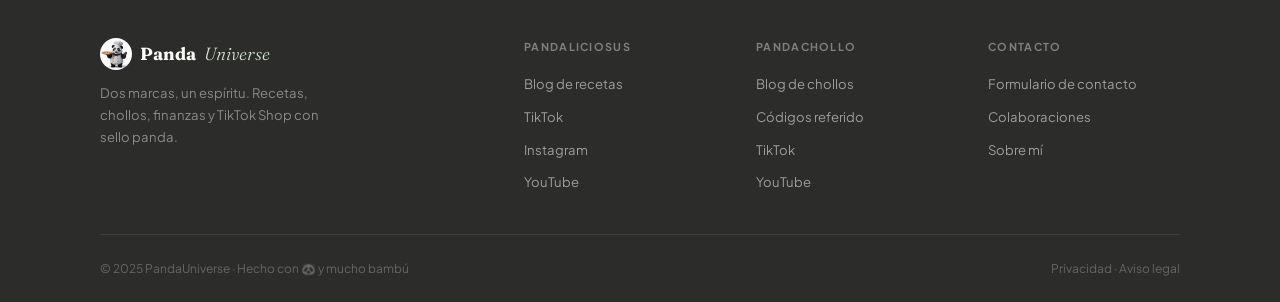
<file: chollos.html>
<!DOCTYPE html>
<html lang="es">
<head>
<meta charset="UTF-8">
<meta name="viewport" content="width=device-width, initial-scale=1.0">
<title>Chollos & Finanzas | PandaUniverse · Pandachollo</title>
<link rel="preconnect" href="https://fonts.googleapis.com">
<link href="https://fonts.googleapis.com/css2?family=Fraunces:ital,opsz,wght@0,9..144,300;0,9..144,400;0,9..144,700;1,9..144,300&family=Plus+Jakarta+Sans:wght@300;400;500;600&display=swap" rel="stylesheet">
<link rel="stylesheet" href="main.css">
<style>
/* ── Estilos exclusivos de esta página ── */

.page-header { padding-top: 6rem; padding-bottom: 2.5rem; text-align: center; }
.blog-grid { display: grid; grid-template-columns: repeat(3,1fr); gap: 1.5rem; }
.blog-card {
  background: var(--bg); border-radius: var(--radius-lg); border: 1px solid var(--border);
  overflow: hidden; transition: transform 0.25s, box-shadow 0.25s;
  text-decoration: none; color: var(--charcoal); display: flex; flex-direction: column;
}
.blog-card:hover { transform: translateY(-5px); box-shadow: 0 14px 32px rgba(44,44,42,0.09); }
.blog-thumb {
  height: 160px; display: flex; align-items: center; justify-content: center;
  font-size: 3.5rem; position: relative;
}
.t-blush { background: var(--blush-lt); } .t-butter { background: var(--butter-lt); }
.t-sage  { background: var(--sage-pal); } .t-sky    { background: var(--sky-lt);    }
.t-lav   { background: var(--lav-lt);   }
.cat-badge {
  position: absolute; bottom: 0.75rem; left: 0.75rem;
  background: rgba(0,0,0,0.65); color: #fff;
  padding: 0.2rem 0.7rem; border-radius: var(--radius-pill);
  font-size: 0.68rem; font-weight: 600;
}
.blog-body { padding: 1.25rem; flex: 1; display: flex; flex-direction: column; gap: 0.4rem; }
.blog-cat { font-size: 0.68rem; font-weight: 700; letter-spacing: 0.08em; text-transform: uppercase; }
.cat-recipe { color: #c06040; } .cat-chollo { color: var(--sage); } .cat-fin { color: #7060c0; }
.blog-title { font-family: var(--font-display); font-size: 1rem; font-weight: 700; line-height: 1.3; }
.blog-snippet { font-size: 0.8rem; color: var(--mid); line-height: 1.65; flex: 1; }
.blog-meta { display: flex; align-items: center; justify-content: space-between; margin-top: 0.75rem; }
.blog-time { font-size: 0.72rem; color: var(--light); }
.blog-arrow { font-size: 0.75rem; color: var(--sage); font-weight: 700; }
.social-cta {
  background: var(--bg2); border-radius: var(--radius-lg); padding: 2rem;
  text-align: center; margin-top: 3rem;
}
.social-cta h3 { font-family: var(--font-display); font-size: 1.3rem; font-weight: 700; margin-bottom: 0.5rem; }
.soc-row { display: flex; gap: 0.5rem; justify-content: center; flex-wrap: wrap; }
.filter-btn {
  padding: 0.38rem 1rem; border-radius: var(--radius-pill); font-size: 0.78rem; font-weight: 600;
  border: 1.5px solid var(--border2); background: transparent; color: var(--mid);
  cursor: pointer; font-family: var(--font-body); transition: all 0.2s;
}
.filter-btn:hover, .filter-btn.active { background: var(--charcoal); color: var(--bg); border-color: var(--charcoal); }
.highlight {
  background: var(--charcoal); border-radius: var(--radius-lg); padding: 2rem;
  margin-bottom: 2rem; display: flex; align-items: center; gap: 2rem; flex-wrap: wrap;
}
.hl-icon img { width: 56px; height: 56px; border-radius: 14px; object-fit: cover; flex-shrink: 0; }
.hl-label { font-size: 0.68rem; font-weight: 700; letter-spacing: 0.12em; text-transform: uppercase; color: var(--sage-lt); margin-bottom: 0.4rem; }
.hl-title { font-family: var(--font-display); font-size: 1.4rem; font-weight: 700; color: #fdfcf9; margin-bottom: 0.4rem; }
.hl-desc { font-size: 0.85rem; color: rgba(253,252,249,0.6); line-height: 1.65; max-width: 500px; }
@media (max-width:860px) { .blog-grid { grid-template-columns: 1fr 1fr; } }
@media (max-width:540px) { .blog-grid { grid-template-columns: 1fr; } }

.ref-cta {
  display: inline-flex; align-items: center; gap: 0.4rem;
  background: var(--charcoal); color: var(--bg);
  padding: 0.7rem 1.5rem; border-radius: var(--radius-pill);
  font-size: 0.85rem; font-weight: 600; text-decoration: none;
  margin-top: 0.5rem; transition: background 0.2s;
}
.ref-cta:hover { background: var(--sage); }

</style>
</head>
<body>

<nav>
  <a href="index.html" class="logo">
    <img src="PANDALICIOSUS.JPG" alt="PandaUniverse">
    Panda<em>Universe</em>
  </a>
  <div class="nav-center">
    <a href="recetas.html">Recetas</a>
    <a href="chollos.html" class="active">Chollos</a>
    <a href="tienda.html">Tienda</a>
    <a href="referidos.html">Referidos</a>
    <a href="contacto.html">Contacto</a>
  </div>
  <a href="index.html#newsletter" class="nav-pill">Suscríbete</a>
  <button class="hamburger" onclick="toggleMenu()" aria-label="Menú" id="hamburgerBtn">
    <span></span><span></span><span></span>
  </button>
</nav>
<div class="mobile-menu" id="mobileMenu">
  <a href="recetas.html">Recetas</a>
  <a href="chollos.html" class="active">Chollos</a>
  <a href="tienda.html">Tienda</a>
  <a href="referidos.html">Referidos</a>
  <a href="contacto.html">Contacto</a>
</div>

<div class="page-header" style="background:var(--sage-pal);border-bottom:1px solid var(--sage-lt);padding:7rem 2rem 3rem">
  <span class="eyebrow">Pandachollo · Chollos & Finanzas</span>
  <img src="PANDACHOLLO.JPG" alt="Pandachollo" style="width:72px;height:72px;border-radius:50%;object-fit:cover;margin:0 auto 1.25rem;display:block;border:3px solid var(--sage-lt)">
  <h1>Ahorra más,<br><em>gana mejor</em></h1>
  <p>Los mejores chollos y guías para que tu dinero rinda más. Porque encontrar un buen precio también es un arte. 🔥</p>
</div>

<section class="section">
  <div class="wrap">
    <div class="tab-bar">
      <button class="tab-btn active" onclick="switchTab('panel-chollos',  this)">🔥 Chollos</button>
      <button class="tab-btn"        onclick="switchTab('panel-finanzas', this)">💸 Finanzas</button>
    </div>

    <!-- CHOLLOS -->
    <div id="panel-chollos" class="tab-panel active">
      <div class="highlight">
        <div class="hl-icon"><img src="PANDACHOLLO.JPG" alt="Pandachollo"></div>
        <div>
          <div class="hl-label">Chollo de la semana</div>
          <div class="hl-title">Los mejores descuentos <em>curados por el panda</em></div>
          <p class="hl-desc">Cada semana revisamos cientos de ofertas para traerte solo las que realmente merecen la pena.</p>
        </div>
      </div>
      <div class="blog-grid">
        <a href="#" class="blog-card"><div class="blog-thumb t-sage">🛒<span class="cat-badge">Amazon · Hogar</span></div><div class="blog-body"><div class="blog-cat cat-chollo">Chollos semanales</div><div class="blog-title">Los 10 mejores chollos de Amazon esta semana</div><p class="blog-snippet">Selección panda verificada. Todo probado, todo real.</p><div class="blog-meta"><span class="blog-time">📖 5 min</span><span class="blog-arrow">Ver →</span></div></div></a>
        <a href="#" class="blog-card"><div class="blog-thumb t-butter">💻<span class="cat-badge">Tech · Gadgets</span></div><div class="blog-body"><div class="blog-cat cat-chollo">Tecnología</div><div class="blog-title">Gadgets por menos de 20€ que cambiarán tu vida</div><p class="blog-snippet">Tecnología asequible que funciona de verdad.</p><div class="blog-meta"><span class="blog-time">📖 7 min</span><span class="blog-arrow">Ver →</span></div></div></a>
        <a href="#" class="blog-card"><div class="blog-thumb t-sky">✈️<span class="cat-badge">Viajes</span></div><div class="blog-body"><div class="blog-cat cat-chollo">Viajes baratos</div><div class="blog-title">Cómo viajar barato como un panda en 2025</div><p class="blog-snippet">Estrategias reales para las mejores ofertas de viaje.</p><div class="blog-meta"><span class="soon-badge">● Próximamente</span><span class="blog-arrow">Ver →</span></div></div></a>
      </div>
    </div>

    <!-- FINANZAS -->
    <div id="panel-finanzas" class="tab-panel">
      <div class="highlight">
        <div class="hl-icon"><img src="PANDACHOLLO.JPG" alt="Pandachollo"></div>
        <div>
          <div class="hl-label">Educación financiera</div>
          <div class="hl-title">Que tu dinero <em>trabaje por ti</em></div>
          <p class="hl-desc">Guías claras, sin tecnicismos, para que empieces a invertir y ahorrar hoy mismo.</p>
        </div>
      </div>
      <div class="blog-grid">
        <a href="#" class="blog-card"><div class="blog-thumb t-lav">📈<span class="cat-badge">Inversión</span></div><div class="blog-body"><div class="blog-cat cat-fin">Inversión</div><div class="blog-title">Cómo empezar a invertir con 50€ al mes</div><p class="blog-snippet">Guía panda para principiantes, paso a paso.</p><div class="blog-meta"><span class="blog-time">📖 10 min</span><span class="blog-arrow">Leer →</span></div></div></a>
        <a href="#" class="blog-card"><div class="blog-thumb t-butter">🏦<span class="cat-badge">Ahorro</span></div><div class="blog-body"><div class="blog-cat cat-fin">Ahorro</div><div class="blog-title">Las mejores cuentas remuneradas de 2025</div><p class="blog-snippet">Comparativa real de cuentas que te dan dinero.</p><div class="blog-meta"><span class="blog-time">📖 8 min</span><span class="blog-arrow">Leer →</span></div></div></a>
        <a href="referidos.html" class="blog-card"><div class="blog-thumb t-sage">🏦<span class="cat-badge">Referidos</span></div><div class="blog-body"><div class="blog-cat cat-fin">Códigos referido</div><div class="blog-title">Gana dinero solo por abrir una cuenta</div><p class="blog-snippet">Todos mis códigos de referido de bancos y apps.</p><div class="blog-meta"><span class="blog-time">🎁 Bonus disponibles</span><span class="blog-arrow">Ver →</span></div></div></a>
      </div>
    </div>

    <div class="social-cta">
      <img src="PANDACHOLLO.JPG" alt="Pandachollo" style="width:52px;height:52px;border-radius:50%;object-fit:cover;margin:0 auto 0.75rem;display:block">
      <h3>Todo esto y más en <em>Pandachollo</em></h3>
      <p style="color:var(--mid);font-size:0.88rem;margin-bottom:1.25rem">Sígueme para no perderte ningún chollo ni consejo financiero.</p>
      <div class="soc-row" style="margin-bottom:0.75rem">
        <a href="https://www.tiktok.com/@pandachollo" target="_blank" rel="noopener" class="s-btn s-tiktok">TikTok @pandachollo</a>
        <a href="https://www.youtube.com/@pandachollo" target="_blank" rel="noopener" class="s-btn s-yt">YouTube</a>
      </div>
      <a href="referidos.html" class="ref-cta">Ver todos los códigos referido →</a>
    </div>
  </div>
</section>

<footer>
  <div class="footer-grid">
    <div>
      <a href="index.html" class="f-logo">
        <img src="PANDALICIOSUS.JPG" alt="PandaUniverse">
        Panda<em>Universe</em>
      </a>
      <p class="f-desc">Dos marcas, un espíritu. Recetas, chollos, finanzas y TikTok Shop con sello panda.</p>
    </div>
    <div class="f-col">
      <h5>Pandaliciosus</h5>
      <ul>
        <li><a href="recetas.html">Blog de recetas</a></li>
        <li><a href="https://www.tiktok.com/@pandaliciosus" target="_blank" rel="noopener">TikTok</a></li>
        <li><a href="https://www.instagram.com/pandaliciosus" target="_blank" rel="noopener">Instagram</a></li>
        <li><a href="https://www.youtube.com/@pandaliciosus" target="_blank" rel="noopener">YouTube</a></li>
      </ul>
    </div>
    <div class="f-col">
      <h5>Pandachollo</h5>
      <ul>
        <li><a href="chollos.html">Blog de chollos</a></li>
        <li><a href="referidos.html">Códigos referido</a></li>
        <li><a href="https://www.tiktok.com/@pandachollo" target="_blank" rel="noopener">TikTok</a></li>
        <li><a href="https://www.youtube.com/@pandachollo" target="_blank" rel="noopener">YouTube</a></li>
      </ul>
    </div>
    <div class="f-col">
      <h5>Contacto</h5>
      <ul>
        <li><a href="contacto.html">Formulario de contacto</a></li>
        <li><a href="contacto.html">Colaboraciones</a></li>
        <li><a href="contacto.html">Sobre mí</a></li>
      </ul>
    </div>
  </div>
  <div class="footer-bottom">
    <span>© 2025 PandaUniverse · Hecho con 🐼 y mucho bambú</span>
    <span><a href="privacidad.html">Privacidad</a> · <a href="aviso-legal.html">Aviso legal</a></span>
  </div>
</footer>

<script src="config.js"></script>
<script src="main.js"></script>
</body>
</html>
</file>
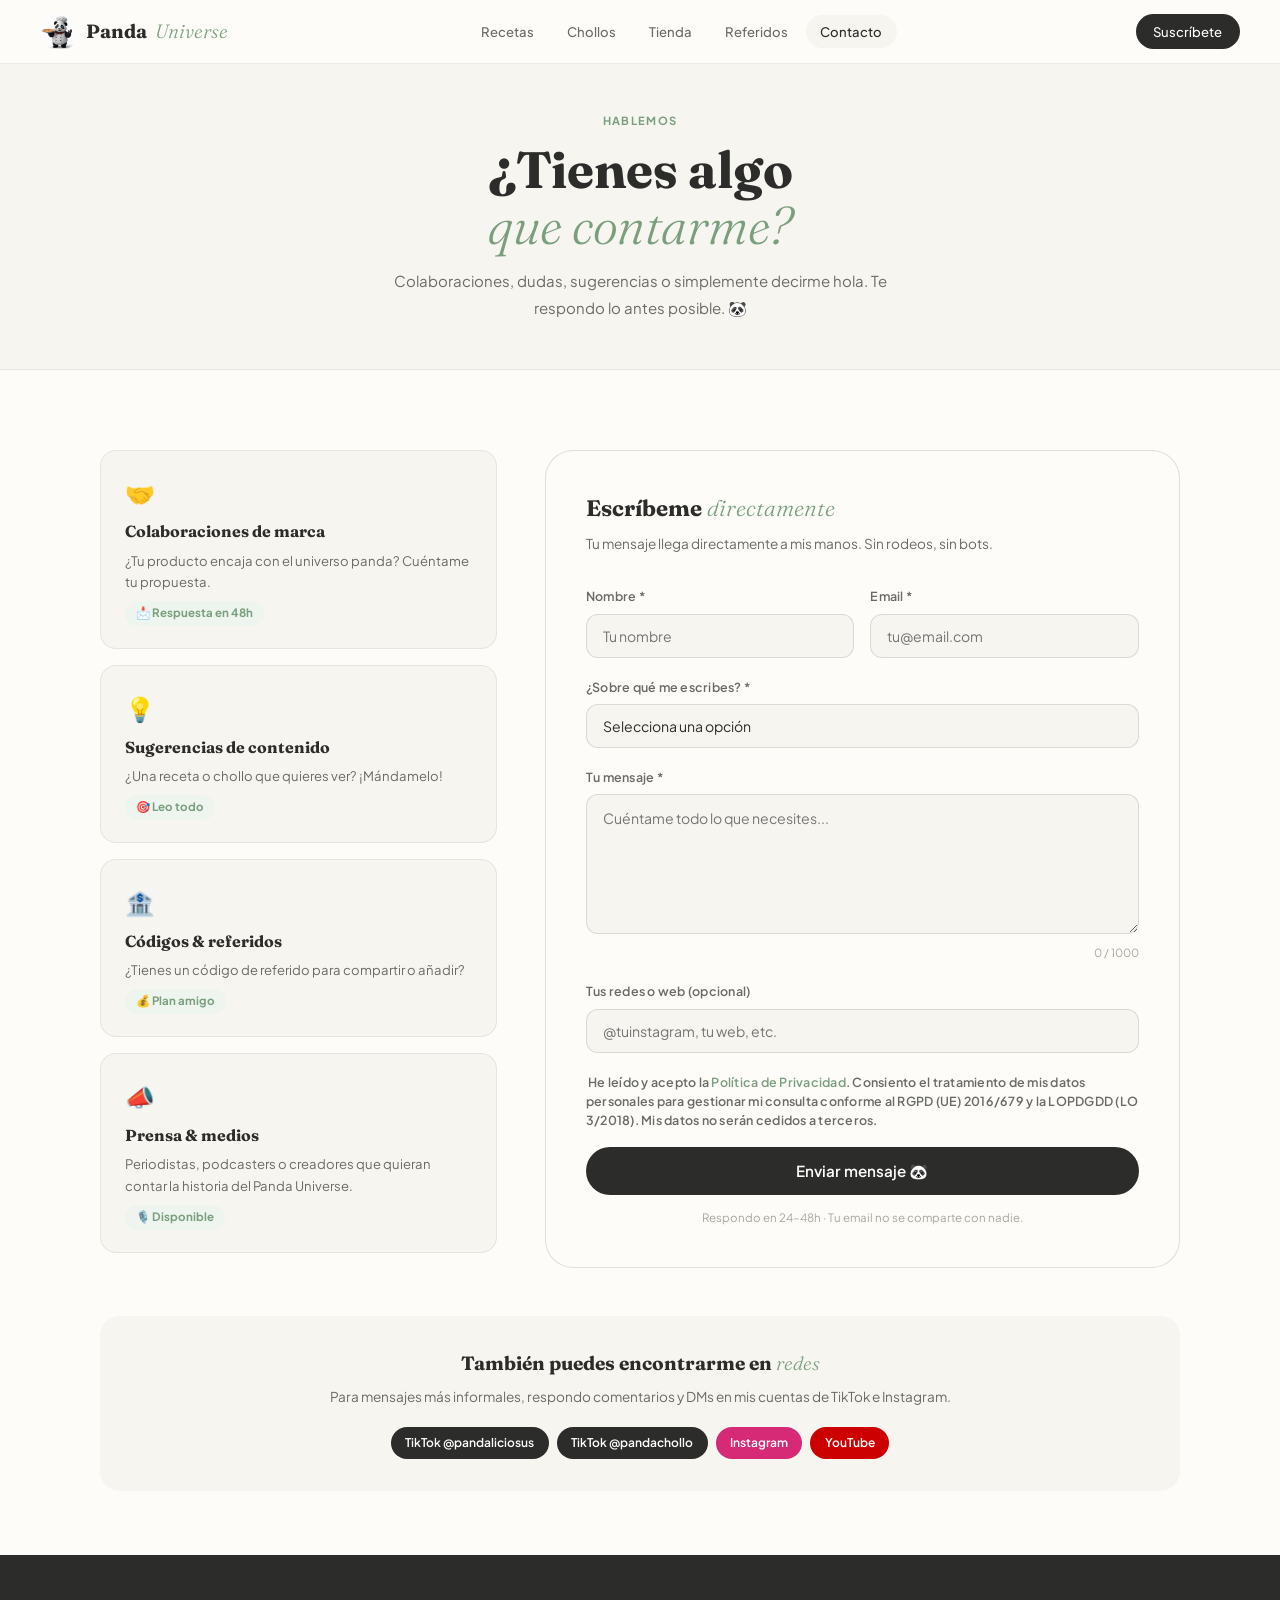
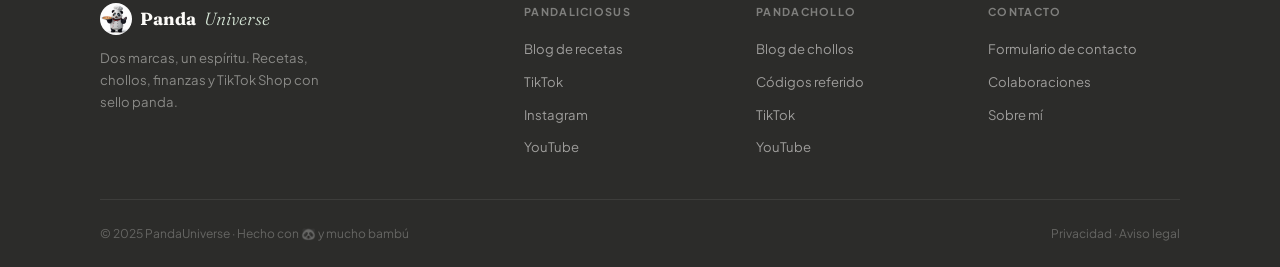
<file: contacto.html>
<!DOCTYPE html>
<html lang="es">
<head>
<meta charset="UTF-8">
<meta name="viewport" content="width=device-width, initial-scale=1.0">
<title>Contacto | PandaUniverse</title>
<link rel="preconnect" href="https://fonts.googleapis.com">
<link href="https://fonts.googleapis.com/css2?family=Fraunces:ital,opsz,wght@0,9..144,300;0,9..144,400;0,9..144,700;1,9..144,300&family=Plus+Jakarta+Sans:wght@300;400;500;600&display=swap" rel="stylesheet">
<link rel="stylesheet" href="main.css">
<style>
/* ── Estilos exclusivos de esta página ── */

.page-header { padding: 7rem 2rem 3rem; text-align: center; background: var(--bg2); border-bottom: 1px solid var(--border); }
.contact-layout { display: grid; grid-template-columns: 1fr 1.6fr; gap: 3rem; align-items: start; margin-top: 1rem; }
.info-stack { display: flex; flex-direction: column; gap: 1rem; }
.info-card { background: var(--bg2); border-radius: var(--radius-md); padding: 1.4rem 1.5rem; border: 1px solid var(--border); }
.info-icon { font-size: 1.5rem; margin-bottom: 0.5rem; display: block; }
.info-title { font-family: var(--font-display); font-size: 1rem; font-weight: 700; margin-bottom: 0.3rem; }
.info-desc { font-size: 0.82rem; color: var(--mid); line-height: 1.65; }
.info-badge { display: inline-flex; align-items: center; gap: 0.3rem; background: var(--sage-pal); color: var(--sage); padding: 0.2rem 0.7rem; border-radius: var(--radius-pill); font-size: 0.72rem; font-weight: 700; margin-top: 0.5rem; }
.form-card { background: var(--bg); border: 1px solid var(--border2); border-radius: var(--radius-xl); padding: 2.5rem; }
.form-title { font-family: var(--font-display); font-size: 1.4rem; font-weight: 700; margin-bottom: 0.4rem; }
.form-sub { font-size: 0.85rem; color: var(--mid); margin-bottom: 2rem; line-height: 1.65; }
.field-row { display: grid; grid-template-columns: 1fr 1fr; gap: 1rem; }
.char-count { font-size: 0.7rem; color: var(--light); text-align: right; margin-top: 0.25rem; }
select { background-image: url("data:image/svg+xml,%3Csvg xmlns='http://www.w3.org/2000/svg' width='12' height='8' viewBox='0 0 12 8'%3E%3Cpath d='M1 1l5 5 5-5' stroke='%236b6b66' stroke-width='1.5' fill='none' stroke-linecap='round'/%3E%3C/svg%3E"); background-repeat: no-repeat; background-position: right 1rem center; padding-right: 2.5rem; }
.submit-btn { width: 100%; padding: 0.9rem; background: var(--charcoal); color: var(--bg); border: none; border-radius: var(--radius-pill); font-family: var(--font-body); font-size: 0.95rem; font-weight: 600; cursor: pointer; transition: background 0.2s, transform 0.15s; display: flex; align-items: center; justify-content: center; gap: 0.5rem; }
.submit-btn:hover { background: var(--sage); transform: translateY(-1px); }
.submit-btn:disabled { opacity: 0.6; cursor: not-allowed; transform: none; }
.form-note { font-size: 0.72rem; color: var(--light); text-align: center; margin-top: 0.85rem; line-height: 1.6; }
.success-box { display: none; text-align: center; padding: 2.5rem; background: var(--sage-pal); border: 1px solid var(--sage-lt); border-radius: var(--radius-md); margin-top: 1.5rem; }
.success-box .success-icon { font-size: 3rem; margin-bottom: 1rem; }
.success-box h3 { font-family: var(--font-display); font-size: 1.2rem; font-weight: 700; margin-bottom: 0.4rem; }
.success-box p { font-size: 0.85rem; color: var(--mid); }
.social-section { background: var(--bg2); border-radius: var(--radius-lg); padding: 2rem; text-align: center; margin-top: 3rem; }
.social-section h3 { font-family: var(--font-display); font-size: 1.2rem; font-weight: 700; margin-bottom: 0.4rem; }
.soc-row { display: flex; gap: 0.5rem; justify-content: center; flex-wrap: wrap; margin-top: 1.25rem; }
@media (max-width: 860px) { .contact-layout { grid-template-columns: 1fr; } .field-row { grid-template-columns: 1fr; } }

</style>
</head>
<body>

<nav>
  <a href="index.html" class="logo">
    <img src="PANDALICIOSUS.JPG" alt="PandaUniverse">
    Panda<em>Universe</em>
  </a>
  <div class="nav-center">
    <a href="recetas.html">Recetas</a>
    <a href="chollos.html">Chollos</a>
    <a href="tienda.html">Tienda</a>
    <a href="referidos.html">Referidos</a>
    <a href="contacto.html" class="active">Contacto</a>
  </div>
  <a href="index.html#newsletter" class="nav-pill">Suscríbete</a>
  <button class="hamburger" onclick="toggleMenu()" aria-label="Menú" id="hamburgerBtn">
    <span></span><span></span><span></span>
  </button>
</nav>
<div class="mobile-menu" id="mobileMenu">
  <a href="recetas.html">Recetas</a>
  <a href="chollos.html">Chollos</a>
  <a href="tienda.html">Tienda</a>
  <a href="referidos.html">Referidos</a>
  <a href="contacto.html" class="active">Contacto</a>
</div>

<div class="page-header">
  <span class="eyebrow">Hablemos</span>
  <h1>¿Tienes algo<br><em>que contarme?</em></h1>
  <p>Colaboraciones, dudas, sugerencias o simplemente decirme hola. Te respondo lo antes posible. 🐼</p>
</div>

<section class="section">
  <div class="wrap">
    <div class="contact-layout">

      <div class="info-stack">
        <div class="info-card"><span class="info-icon">🤝</span><div class="info-title">Colaboraciones de marca</div><p class="info-desc">¿Tu producto encaja con el universo panda? Cuéntame tu propuesta.</p><span class="info-badge">📩 Respuesta en 48h</span></div>
        <div class="info-card"><span class="info-icon">💡</span><div class="info-title">Sugerencias de contenido</div><p class="info-desc">¿Una receta o chollo que quieres ver? ¡Mándamelo!</p><span class="info-badge">🎯 Leo todo</span></div>
        <div class="info-card"><span class="info-icon">🏦</span><div class="info-title">Códigos & referidos</div><p class="info-desc">¿Tienes un código de referido para compartir o añadir?</p><span class="info-badge">💰 Plan amigo</span></div>
        <div class="info-card"><span class="info-icon">📣</span><div class="info-title">Prensa & medios</div><p class="info-desc">Periodistas, podcasters o creadores que quieran contar la historia del Panda Universe.</p><span class="info-badge">🎙️ Disponible</span></div>
      </div>

      <div class="form-card">
        <div class="form-title">Escríbeme <em>directamente</em></div>
        <p class="form-sub">Tu mensaje llega directamente a mis manos. Sin rodeos, sin bots.</p>

        <!-- El endpoint se lee de config.js → CONFIG.formspree.contacto -->
        <form id="contactForm" method="POST">
          <div class="field-row">
            <div class="form-field">
              <label for="nombre">Nombre *</label>
              <input type="text" id="nombre" name="nombre" placeholder="Tu nombre" required>
            </div>
            <div class="form-field">
              <label for="email">Email *</label>
              <input type="email" id="email" name="email" placeholder="tu@email.com" required>
            </div>
          </div>

          <div class="form-field">
            <label for="asunto">¿Sobre qué me escribes? *</label>
            <select id="asunto" name="asunto" required>
              <option value="" disabled selected>Selecciona una opción</option>
              <option value="colaboracion">🤝 Colaboración de marca</option>
              <option value="referido">🏦 Código referido / plan amigo</option>
              <option value="receta">🍜 Sugerencia de receta</option>
              <option value="chollo">🔥 Chivatazo de chollo</option>
              <option value="tienda">🛒 Producto para TikTok Shop</option>
              <option value="prensa">📣 Prensa / medios</option>
              <option value="otro">💬 Otro</option>
            </select>
          </div>

          <div class="form-field">
            <label for="mensaje">Tu mensaje *</label>
            <textarea id="mensaje" name="mensaje" placeholder="Cuéntame todo lo que necesites..." required maxlength="1000"></textarea>
            <div class="char-count"><span id="charCount">0</span> / 1000</div>
          </div>

          <div class="form-field">
            <label for="redes">Tus redes o web (opcional)</label>
            <input type="text" id="redes" name="redes" placeholder="@tuinstagram, tu web, etc.">
          </div>

          <!-- Honeypot anti-spam -->
          <input type="text"   name="_gotcha"  style="display:none">
          <input type="hidden" name="_subject" value="🐼 Nuevo mensaje en PandaUniverse">
          <input type="hidden" name="_language" value="es">

          <div class="form-field" style="margin-bottom:1rem">
            <label class="consent-label" id="contactConsentLabel">
              <input type="checkbox" id="contactConsent" name="consentimiento" required>
              <span>He leído y acepto la <a href="privacidad.html" target="_blank">Política de Privacidad</a>.
              Consiento el tratamiento de mis datos personales para gestionar mi consulta conforme al RGPD (UE) 2016/679 y la LOPDGDD (LO 3/2018).
              Mis datos no serán cedidos a terceros.</span>
            </label>
          </div>

          <button type="submit" class="submit-btn" id="submitBtn">
            Enviar mensaje 🐼
          </button>
          <p class="form-note">Respondo en 24–48h · Tu email no se comparte con nadie.</p>
        </form>

        <div class="success-box" id="successBox">
          <div class="success-icon">🐼</div>
          <h3>¡Mensaje recibido!</h3>
          <p>Gracias por escribirme. Te responderé lo antes posible, normalmente en menos de 48 horas.</p>
        </div>
      </div>
    </div>

    <div class="social-section">
      <h3>También puedes encontrarme en <em>redes</em></h3>
      <p style="color:var(--mid);font-size:0.85rem">Para mensajes más informales, respondo comentarios y DMs en mis cuentas de TikTok e Instagram.</p>
      <div class="soc-row">
        <a href="https://www.tiktok.com/@pandaliciosus" target="_blank" rel="noopener" class="s-btn s-tiktok">TikTok @pandaliciosus</a>
        <a href="https://www.tiktok.com/@pandachollo"   target="_blank" rel="noopener" class="s-btn s-tiktok">TikTok @pandachollo</a>
        <a href="https://www.instagram.com/pandaliciosus" target="_blank" rel="noopener" class="s-btn s-ig">Instagram</a>
        <a href="https://www.youtube.com/@pandaliciosus"  target="_blank" rel="noopener" class="s-btn s-yt">YouTube</a>
      </div>
    </div>
  </div>
</section>

<footer>
  <div class="footer-grid">
    <div>
      <a href="index.html" class="f-logo">
        <img src="PANDALICIOSUS.JPG" alt="PandaUniverse">
        Panda<em>Universe</em>
      </a>
      <p class="f-desc">Dos marcas, un espíritu. Recetas, chollos, finanzas y TikTok Shop con sello panda.</p>
    </div>
    <div class="f-col">
      <h5>Pandaliciosus</h5>
      <ul>
        <li><a href="recetas.html">Blog de recetas</a></li>
        <li><a href="https://www.tiktok.com/@pandaliciosus" target="_blank" rel="noopener">TikTok</a></li>
        <li><a href="https://www.instagram.com/pandaliciosus" target="_blank" rel="noopener">Instagram</a></li>
        <li><a href="https://www.youtube.com/@pandaliciosus" target="_blank" rel="noopener">YouTube</a></li>
      </ul>
    </div>
    <div class="f-col">
      <h5>Pandachollo</h5>
      <ul>
        <li><a href="chollos.html">Blog de chollos</a></li>
        <li><a href="referidos.html">Códigos referido</a></li>
        <li><a href="https://www.tiktok.com/@pandachollo" target="_blank" rel="noopener">TikTok</a></li>
        <li><a href="https://www.youtube.com/@pandachollo" target="_blank" rel="noopener">YouTube</a></li>
      </ul>
    </div>
    <div class="f-col">
      <h5>Contacto</h5>
      <ul>
        <li><a href="contacto.html">Formulario de contacto</a></li>
        <li><a href="contacto.html">Colaboraciones</a></li>
        <li><a href="contacto.html">Sobre mí</a></li>
      </ul>
    </div>
  </div>
  <div class="footer-bottom">
    <span>© 2025 PandaUniverse · Hecho con 🐼 y mucho bambú</span>
    <span><a href="privacidad.html">Privacidad</a> · <a href="aviso-legal.html">Aviso legal</a></span>
  </div>
</footer>

<script src="config.js"></script>
<script src="main.js"></script>
</body>
</html>
</file>
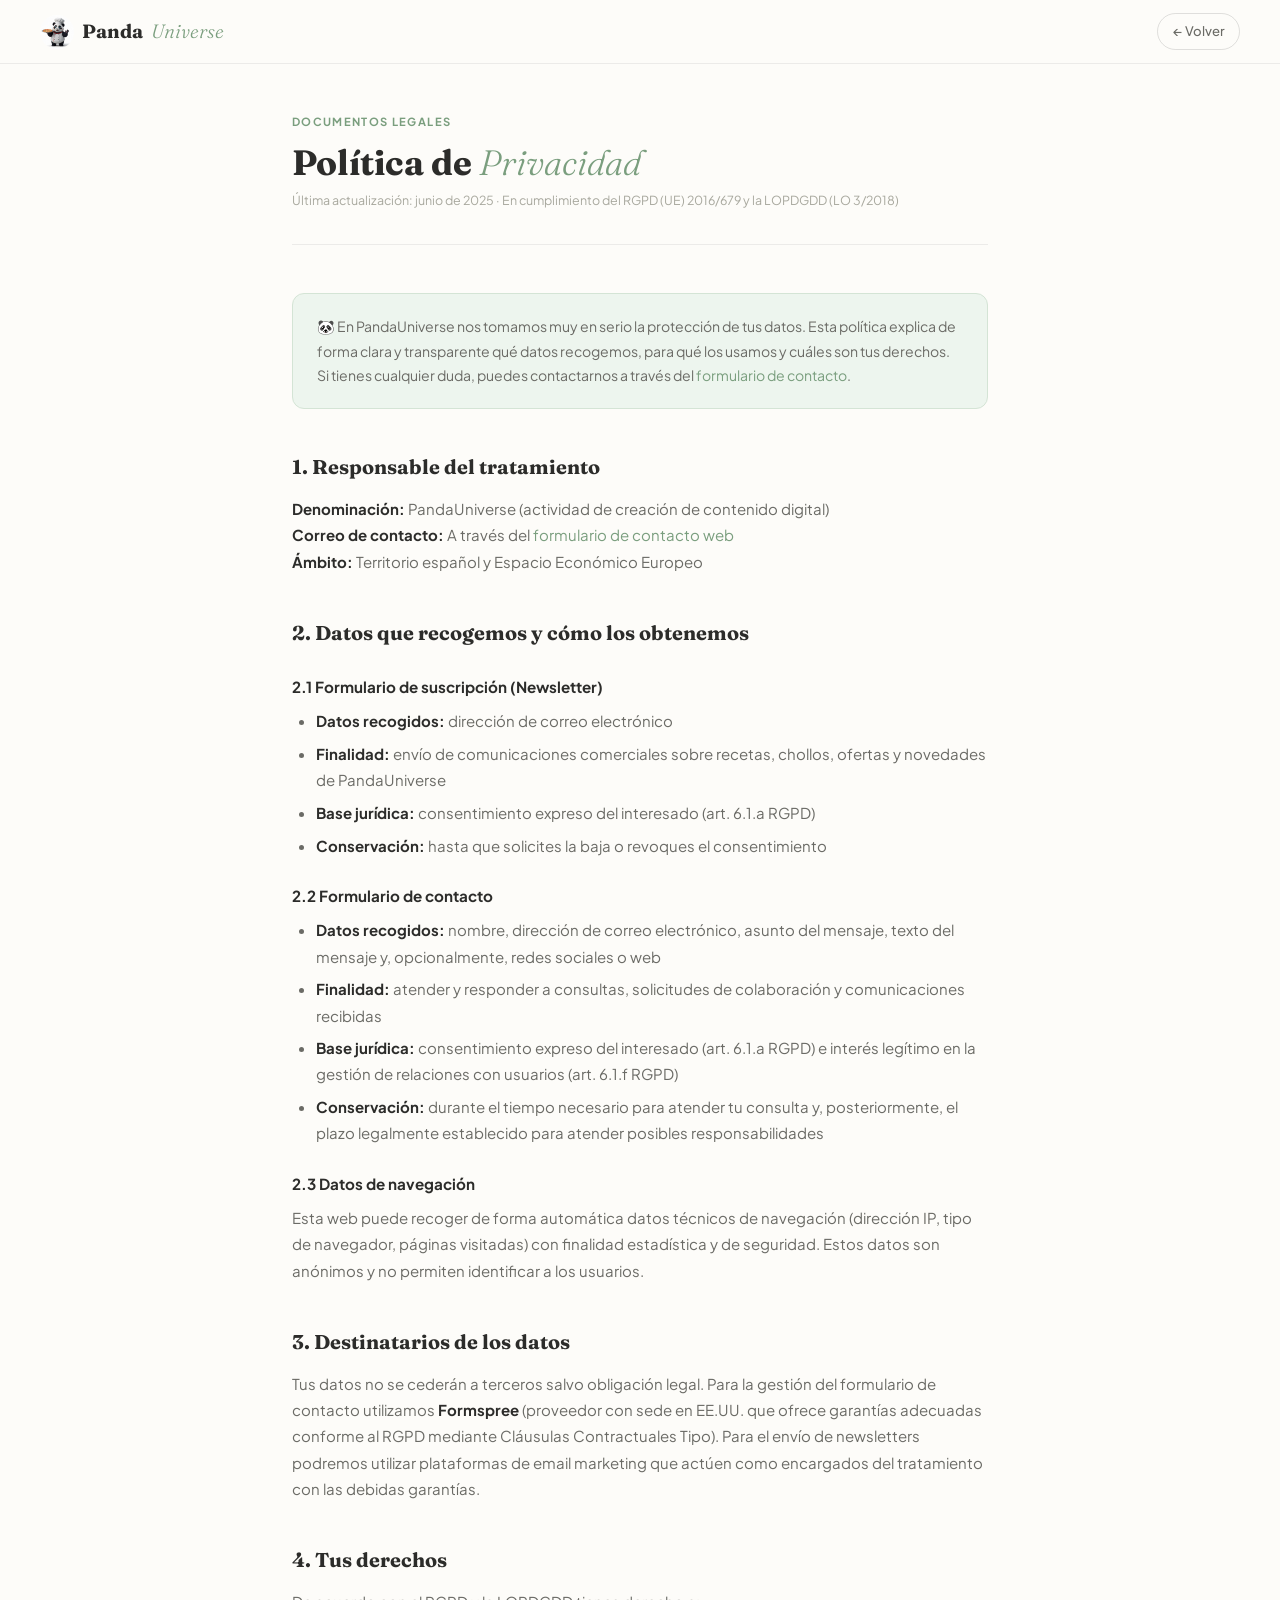
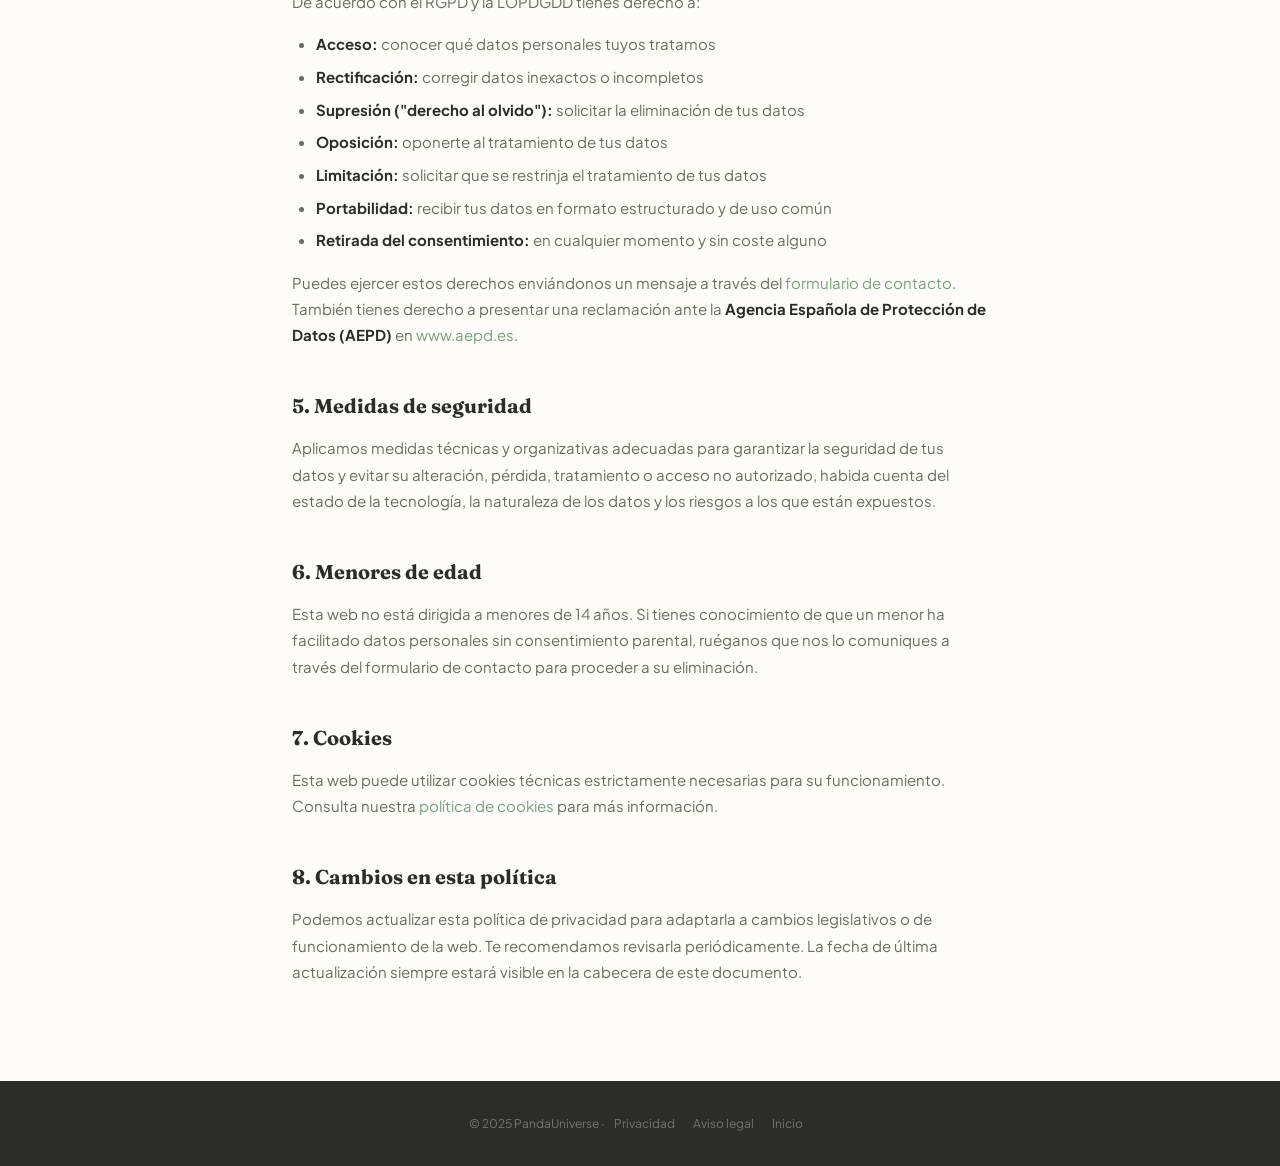
<file: privacidad.html>
<!DOCTYPE html>
<html lang="es">
<head>
<meta charset="UTF-8">
<meta name="viewport" content="width=device-width, initial-scale=1.0">
<title>Política de Privacidad | PandaUniverse</title>
<link href="https://fonts.googleapis.com/css2?family=Fraunces:ital,opsz,wght@0,9..144,300;0,9..144,400;0,9..144,700;1,9..144,300&family=Plus+Jakarta+Sans:wght@300;400;500;600&display=swap" rel="stylesheet">
<style>
*,*::before,*::after{box-sizing:border-box;margin:0;padding:0}
:root{--bg:#fdfcf9;--bg2:#f7f5f0;--sage:#7a9e7e;--sage-lt:#d4e4d5;--sage-pal:#edf5ee;--charcoal:#2c2c2a;--mid:#6b6b66;--light:#a8a89e;--border:rgba(44,44,42,0.08);--border2:rgba(44,44,42,0.14)}
body{font-family:'Plus Jakarta Sans',sans-serif;background:var(--bg);color:var(--charcoal);font-size:15px;line-height:1.75;overflow-x:hidden}
nav{position:fixed;top:0;left:0;right:0;z-index:200;display:flex;align-items:center;justify-content:space-between;padding:0 2.5rem;height:64px;background:rgba(253,252,249,0.95);backdrop-filter:blur(16px);border-bottom:1px solid var(--border)}
.logo{font-family:'Fraunces',serif;font-size:1.2rem;font-weight:700;color:var(--charcoal);text-decoration:none;display:flex;align-items:center;gap:0.5rem}
.logo em{font-style:italic;color:var(--sage);font-weight:300}
.back-btn{font-size:0.82rem;font-weight:500;color:var(--mid);text-decoration:none;padding:0.4rem 0.9rem;border-radius:100px;border:1px solid var(--border2);transition:background 0.2s}
.back-btn:hover{background:var(--bg2)}
.doc-wrap{max-width:760px;margin:0 auto;padding:7rem 2rem 5rem}
.doc-eyebrow{font-size:0.7rem;font-weight:700;letter-spacing:0.12em;text-transform:uppercase;color:var(--sage);margin-bottom:0.75rem}
.doc-title{font-family:'Fraunces',serif;font-size:2.2rem;font-weight:700;margin-bottom:0.5rem;line-height:1.1}
.doc-title em{font-style:italic;font-weight:300;color:var(--sage)}
.doc-date{font-size:0.78rem;color:var(--light);margin-bottom:3rem;padding-bottom:2rem;border-bottom:1px solid var(--border)}
h2{font-family:'Fraunces',serif;font-size:1.25rem;font-weight:700;margin:2.5rem 0 0.75rem;color:var(--charcoal)}
h3{font-size:0.95rem;font-weight:700;margin:1.5rem 0 0.5rem;color:var(--charcoal)}
p{margin-bottom:1rem;color:var(--mid)}
ul,ol{margin:0.5rem 0 1rem 1.5rem;color:var(--mid)}
li{margin-bottom:0.4rem}
.highlight-box{background:var(--sage-pal);border:1px solid var(--sage-lt);border-radius:12px;padding:1.25rem 1.5rem;margin:1.5rem 0}
.highlight-box p{margin:0;font-size:0.88rem}
strong{color:var(--charcoal)}
a{color:var(--sage);text-decoration:none}
a:hover{text-decoration:underline}
footer{background:var(--charcoal);padding:2rem;text-align:center}
.f-bottom{font-size:0.75rem;color:rgba(253,252,249,0.35)}
.f-bottom a{color:rgba(253,252,249,0.35);text-decoration:none;margin:0 0.5rem}
@media(max-width:600px){nav{padding:0 1.25rem}.doc-title{font-size:1.6rem}}
</style>
</head>
<body>
<nav>
  <a href="index.html" class="logo">
    <img src="PANDALICIOSUS.JPG" alt="PandaUniverse" style="width:34px;height:34px;border-radius:50%;object-fit:cover;flex-shrink:0">
    Panda<em>Universe</em>
  </a>
  <a href="javascript:history.back()" class="back-btn">← Volver</a>
</nav>

<div class="doc-wrap">
  <div class="doc-eyebrow">Documentos legales</div>
  <h1 class="doc-title">Política de <em>Privacidad</em></h1>
  <p class="doc-date">Última actualización: junio de 2025 · En cumplimiento del RGPD (UE) 2016/679 y la LOPDGDD (LO 3/2018)</p>

  <div class="highlight-box">
    <p>🐼 En PandaUniverse nos tomamos muy en serio la protección de tus datos. Esta política explica de forma clara y transparente qué datos recogemos, para qué los usamos y cuáles son tus derechos. Si tienes cualquier duda, puedes contactarnos a través del <a href="contacto.html">formulario de contacto</a>.</p>
  </div>

  <h2>1. Responsable del tratamiento</h2>
  <p><strong>Denominación:</strong> PandaUniverse (actividad de creación de contenido digital)<br>
  <strong>Correo de contacto:</strong> A través del <a href="contacto.html">formulario de contacto web</a><br>
  <strong>Ámbito:</strong> Territorio español y Espacio Económico Europeo</p>

  <h2>2. Datos que recogemos y cómo los obtenemos</h2>
  <h3>2.1 Formulario de suscripción (Newsletter)</h3>
  <ul>
    <li><strong>Datos recogidos:</strong> dirección de correo electrónico</li>
    <li><strong>Finalidad:</strong> envío de comunicaciones comerciales sobre recetas, chollos, ofertas y novedades de PandaUniverse</li>
    <li><strong>Base jurídica:</strong> consentimiento expreso del interesado (art. 6.1.a RGPD)</li>
    <li><strong>Conservación:</strong> hasta que solicites la baja o revoques el consentimiento</li>
  </ul>

  <h3>2.2 Formulario de contacto</h3>
  <ul>
    <li><strong>Datos recogidos:</strong> nombre, dirección de correo electrónico, asunto del mensaje, texto del mensaje y, opcionalmente, redes sociales o web</li>
    <li><strong>Finalidad:</strong> atender y responder a consultas, solicitudes de colaboración y comunicaciones recibidas</li>
    <li><strong>Base jurídica:</strong> consentimiento expreso del interesado (art. 6.1.a RGPD) e interés legítimo en la gestión de relaciones con usuarios (art. 6.1.f RGPD)</li>
    <li><strong>Conservación:</strong> durante el tiempo necesario para atender tu consulta y, posteriormente, el plazo legalmente establecido para atender posibles responsabilidades</li>
  </ul>

  <h3>2.3 Datos de navegación</h3>
  <p>Esta web puede recoger de forma automática datos técnicos de navegación (dirección IP, tipo de navegador, páginas visitadas) con finalidad estadística y de seguridad. Estos datos son anónimos y no permiten identificar a los usuarios.</p>

  <h2>3. Destinatarios de los datos</h2>
  <p>Tus datos no se cederán a terceros salvo obligación legal. Para la gestión del formulario de contacto utilizamos <strong>Formspree</strong> (proveedor con sede en EE.UU. que ofrece garantías adecuadas conforme al RGPD mediante Cláusulas Contractuales Tipo). Para el envío de newsletters podremos utilizar plataformas de email marketing que actúen como encargados del tratamiento con las debidas garantías.</p>

  <h2>4. Tus derechos</h2>
  <p>De acuerdo con el RGPD y la LOPDGDD tienes derecho a:</p>
  <ul>
    <li><strong>Acceso:</strong> conocer qué datos personales tuyos tratamos</li>
    <li><strong>Rectificación:</strong> corregir datos inexactos o incompletos</li>
    <li><strong>Supresión ("derecho al olvido"):</strong> solicitar la eliminación de tus datos</li>
    <li><strong>Oposición:</strong> oponerte al tratamiento de tus datos</li>
    <li><strong>Limitación:</strong> solicitar que se restrinja el tratamiento de tus datos</li>
    <li><strong>Portabilidad:</strong> recibir tus datos en formato estructurado y de uso común</li>
    <li><strong>Retirada del consentimiento:</strong> en cualquier momento y sin coste alguno</li>
  </ul>
  <p>Puedes ejercer estos derechos enviándonos un mensaje a través del <a href="contacto.html">formulario de contacto</a>. También tienes derecho a presentar una reclamación ante la <strong>Agencia Española de Protección de Datos (AEPD)</strong> en <a href="https://www.aepd.es" target="_blank" rel="noopener">www.aepd.es</a>.</p>

  <h2>5. Medidas de seguridad</h2>
  <p>Aplicamos medidas técnicas y organizativas adecuadas para garantizar la seguridad de tus datos y evitar su alteración, pérdida, tratamiento o acceso no autorizado, habida cuenta del estado de la tecnología, la naturaleza de los datos y los riesgos a los que están expuestos.</p>

  <h2>6. Menores de edad</h2>
  <p>Esta web no está dirigida a menores de 14 años. Si tienes conocimiento de que un menor ha facilitado datos personales sin consentimiento parental, ruéganos que nos lo comuniques a través del formulario de contacto para proceder a su eliminación.</p>

  <h2>7. Cookies</h2>
  <p>Esta web puede utilizar cookies técnicas estrictamente necesarias para su funcionamiento. Consulta nuestra <a href="aviso-legal.html">política de cookies</a> para más información.</p>

  <h2>8. Cambios en esta política</h2>
  <p>Podemos actualizar esta política de privacidad para adaptarla a cambios legislativos o de funcionamiento de la web. Te recomendamos revisarla periódicamente. La fecha de última actualización siempre estará visible en la cabecera de este documento.</p>
</div>

<footer>
  <div class="f-bottom">
    © 2025 PandaUniverse ·
    <a href="privacidad.html">Privacidad</a>
    <a href="aviso-legal.html">Aviso legal</a>
    <a href="index.html">Inicio</a>
  </div>
</footer>
</body>
</html>
</file>
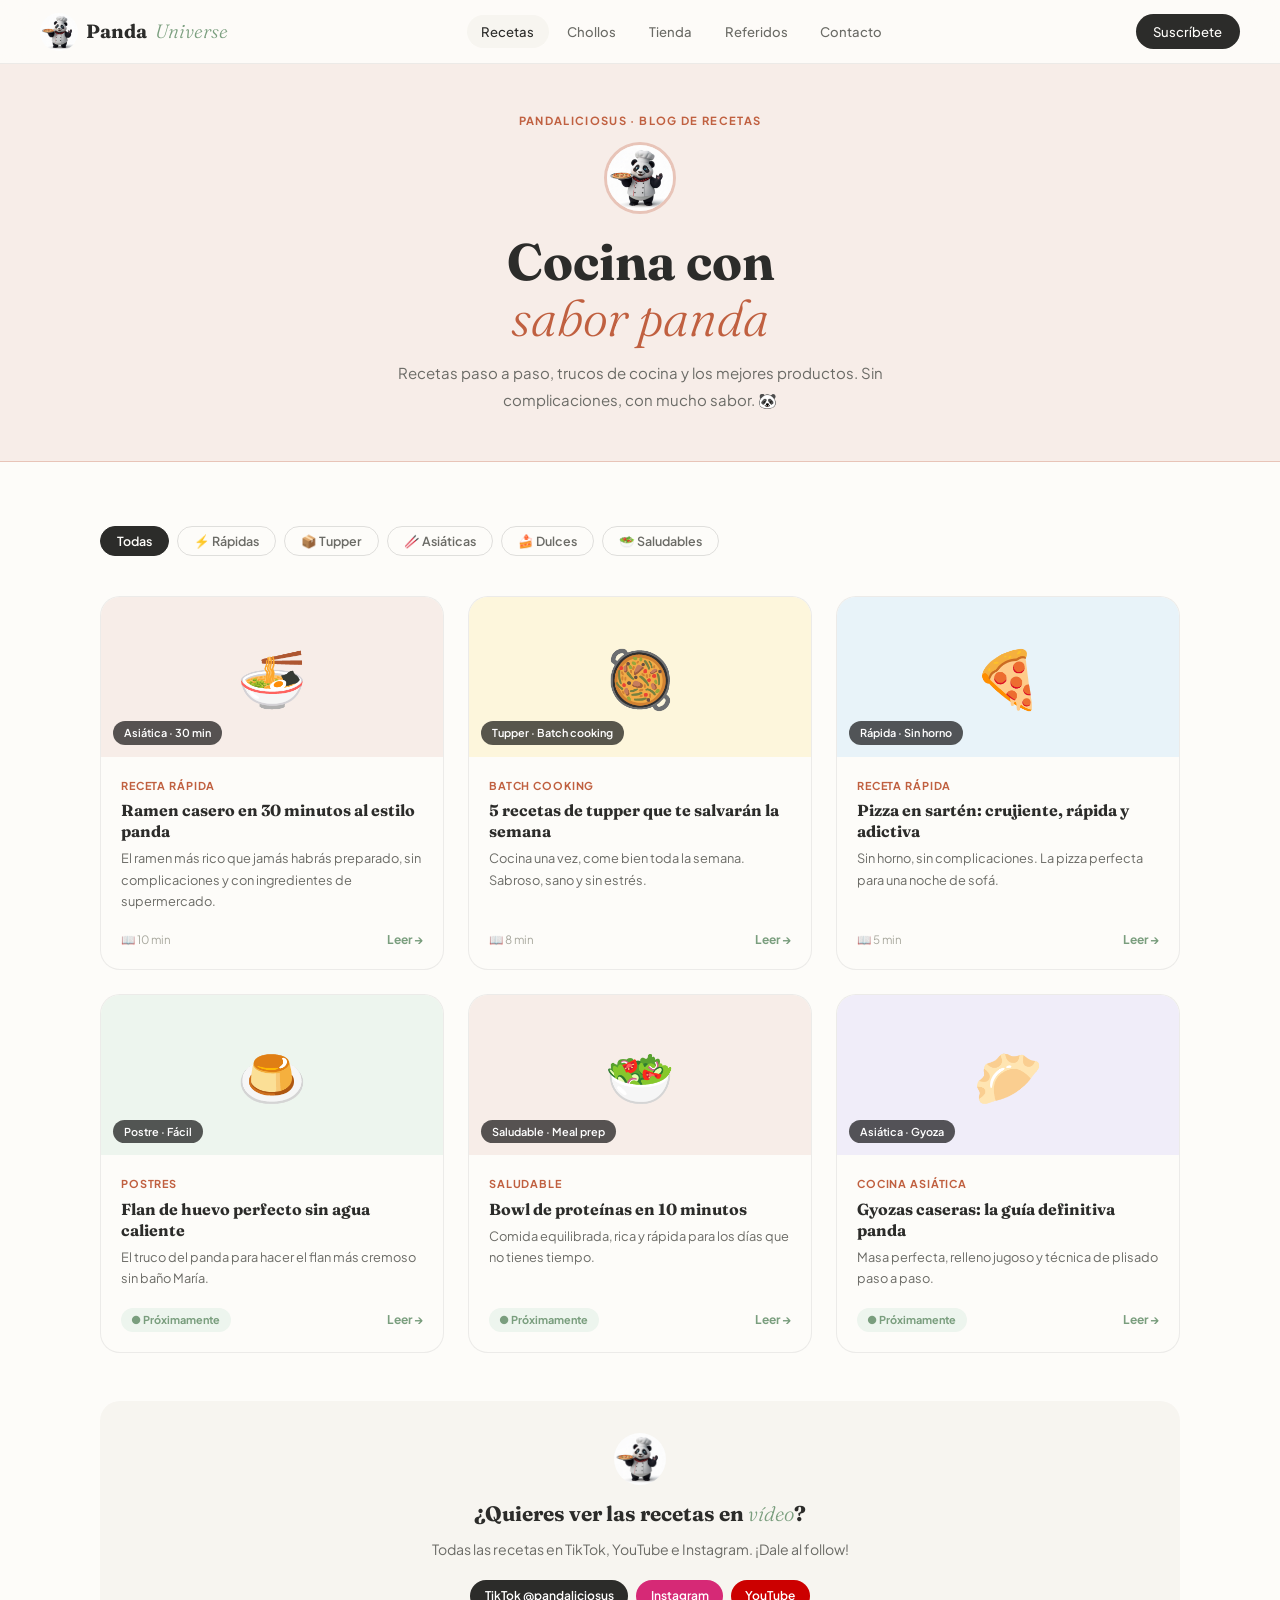
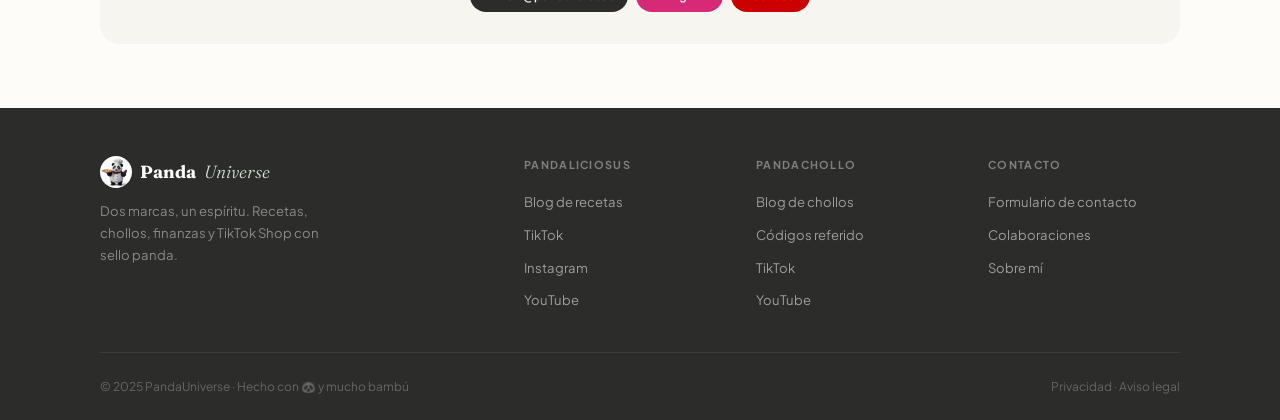
<file: recetas.html>
<!DOCTYPE html>
<html lang="es">
<head>
<meta charset="UTF-8">
<meta name="viewport" content="width=device-width, initial-scale=1.0">
<title>Recetas | PandaUniverse · Pandaliciosus</title>
<link rel="preconnect" href="https://fonts.googleapis.com">
<link href="https://fonts.googleapis.com/css2?family=Fraunces:ital,opsz,wght@0,9..144,300;0,9..144,400;0,9..144,700;1,9..144,300&family=Plus+Jakarta+Sans:wght@300;400;500;600&display=swap" rel="stylesheet">
<link rel="stylesheet" href="main.css">
<style>
/* ── Estilos exclusivos de esta página ── */

.page-header { padding-top: 6rem; padding-bottom: 2.5rem; text-align: center; }
.blog-grid { display: grid; grid-template-columns: repeat(3,1fr); gap: 1.5rem; }
.blog-card {
  background: var(--bg); border-radius: var(--radius-lg); border: 1px solid var(--border);
  overflow: hidden; transition: transform 0.25s, box-shadow 0.25s;
  text-decoration: none; color: var(--charcoal); display: flex; flex-direction: column;
}
.blog-card:hover { transform: translateY(-5px); box-shadow: 0 14px 32px rgba(44,44,42,0.09); }
.blog-thumb {
  height: 160px; display: flex; align-items: center; justify-content: center;
  font-size: 3.5rem; position: relative;
}
.t-blush { background: var(--blush-lt); } .t-butter { background: var(--butter-lt); }
.t-sage  { background: var(--sage-pal); } .t-sky    { background: var(--sky-lt);    }
.t-lav   { background: var(--lav-lt);   }
.cat-badge {
  position: absolute; bottom: 0.75rem; left: 0.75rem;
  background: rgba(0,0,0,0.65); color: #fff;
  padding: 0.2rem 0.7rem; border-radius: var(--radius-pill);
  font-size: 0.68rem; font-weight: 600;
}
.blog-body { padding: 1.25rem; flex: 1; display: flex; flex-direction: column; gap: 0.4rem; }
.blog-cat { font-size: 0.68rem; font-weight: 700; letter-spacing: 0.08em; text-transform: uppercase; }
.cat-recipe { color: #c06040; } .cat-chollo { color: var(--sage); } .cat-fin { color: #7060c0; }
.blog-title { font-family: var(--font-display); font-size: 1rem; font-weight: 700; line-height: 1.3; }
.blog-snippet { font-size: 0.8rem; color: var(--mid); line-height: 1.65; flex: 1; }
.blog-meta { display: flex; align-items: center; justify-content: space-between; margin-top: 0.75rem; }
.blog-time { font-size: 0.72rem; color: var(--light); }
.blog-arrow { font-size: 0.75rem; color: var(--sage); font-weight: 700; }
.social-cta {
  background: var(--bg2); border-radius: var(--radius-lg); padding: 2rem;
  text-align: center; margin-top: 3rem;
}
.social-cta h3 { font-family: var(--font-display); font-size: 1.3rem; font-weight: 700; margin-bottom: 0.5rem; }
.soc-row { display: flex; gap: 0.5rem; justify-content: center; flex-wrap: wrap; }
.filter-btn {
  padding: 0.38rem 1rem; border-radius: var(--radius-pill); font-size: 0.78rem; font-weight: 600;
  border: 1.5px solid var(--border2); background: transparent; color: var(--mid);
  cursor: pointer; font-family: var(--font-body); transition: all 0.2s;
}
.filter-btn:hover, .filter-btn.active { background: var(--charcoal); color: var(--bg); border-color: var(--charcoal); }
.highlight {
  background: var(--charcoal); border-radius: var(--radius-lg); padding: 2rem;
  margin-bottom: 2rem; display: flex; align-items: center; gap: 2rem; flex-wrap: wrap;
}
.hl-icon img { width: 56px; height: 56px; border-radius: 14px; object-fit: cover; flex-shrink: 0; }
.hl-label { font-size: 0.68rem; font-weight: 700; letter-spacing: 0.12em; text-transform: uppercase; color: var(--sage-lt); margin-bottom: 0.4rem; }
.hl-title { font-family: var(--font-display); font-size: 1.4rem; font-weight: 700; color: #fdfcf9; margin-bottom: 0.4rem; }
.hl-desc { font-size: 0.85rem; color: rgba(253,252,249,0.6); line-height: 1.65; max-width: 500px; }
@media (max-width:860px) { .blog-grid { grid-template-columns: 1fr 1fr; } }
@media (max-width:540px) { .blog-grid { grid-template-columns: 1fr; } }

</style>
</head>
<body>

<nav>
  <a href="index.html" class="logo">
    <img src="PANDALICIOSUS.JPG" alt="PandaUniverse">
    Panda<em>Universe</em>
  </a>
  <div class="nav-center">
    <a href="recetas.html" class="active">Recetas</a>
    <a href="chollos.html">Chollos</a>
    <a href="tienda.html">Tienda</a>
    <a href="referidos.html">Referidos</a>
    <a href="contacto.html">Contacto</a>
  </div>
  <a href="index.html#newsletter" class="nav-pill">Suscríbete</a>
  <button class="hamburger" onclick="toggleMenu()" aria-label="Menú" id="hamburgerBtn">
    <span></span><span></span><span></span>
  </button>
</nav>
<div class="mobile-menu" id="mobileMenu">
  <a href="recetas.html" class="active">Recetas</a>
  <a href="chollos.html">Chollos</a>
  <a href="tienda.html">Tienda</a>
  <a href="referidos.html">Referidos</a>
  <a href="contacto.html">Contacto</a>
</div>

<div class="page-header" style="background:var(--blush-lt);border-bottom:1px solid var(--blush);padding:7rem 2rem 3rem">
  <span class="eyebrow" style="color:#c06040">Pandaliciosus · Blog de recetas</span>
  <img src="PANDALICIOSUS.JPG" alt="Pandaliciosus" style="width:72px;height:72px;border-radius:50%;object-fit:cover;margin:0 auto 1.25rem;display:block;border:3px solid var(--blush)">
  <h1>Cocina con<br><em style="color:#c06040">sabor panda</em></h1>
  <p>Recetas paso a paso, trucos de cocina y los mejores productos. Sin complicaciones, con mucho sabor. 🐼</p>
</div>

<section class="section">
  <div class="wrap">

    <div style="display:flex;gap:0.5rem;flex-wrap:wrap;margin-bottom:2.5rem" id="filters">
      <button class="filter-btn active" onclick="filterRecetas('todo',  this)">Todas</button>
      <button class="filter-btn"        onclick="filterRecetas('rapida', this)">⚡ Rápidas</button>
      <button class="filter-btn"        onclick="filterRecetas('tupper', this)">📦 Tupper</button>
      <button class="filter-btn"        onclick="filterRecetas('asiatica',this)">🥢 Asiáticas</button>
      <button class="filter-btn"        onclick="filterRecetas('dulce',  this)">🍰 Dulces</button>
      <button class="filter-btn"        onclick="filterRecetas('saludable',this)">🥗 Saludables</button>
    </div>

    <div class="blog-grid" id="recetas-grid">
      <a href="#" class="blog-card" data-cat="rapida asiatica">
        <div class="blog-thumb t-blush">🍜<span class="cat-badge">Asiática · 30 min</span></div>
        <div class="blog-body">
          <div class="blog-cat cat-recipe">Receta rápida</div>
          <div class="blog-title">Ramen casero en 30 minutos al estilo panda</div>
          <p class="blog-snippet">El ramen más rico que jamás habrás preparado, sin complicaciones y con ingredientes de supermercado.</p>
          <div class="blog-meta"><span class="blog-time">📖 10 min</span><span class="blog-arrow">Leer →</span></div>
        </div>
      </a>
      <a href="#" class="blog-card" data-cat="tupper saludable">
        <div class="blog-thumb t-butter">🥘<span class="cat-badge">Tupper · Batch cooking</span></div>
        <div class="blog-body">
          <div class="blog-cat cat-recipe">Batch cooking</div>
          <div class="blog-title">5 recetas de tupper que te salvarán la semana</div>
          <p class="blog-snippet">Cocina una vez, come bien toda la semana. Sabroso, sano y sin estrés.</p>
          <div class="blog-meta"><span class="blog-time">📖 8 min</span><span class="blog-arrow">Leer →</span></div>
        </div>
      </a>
      <a href="#" class="blog-card" data-cat="rapida">
        <div class="blog-thumb t-sky">🍕<span class="cat-badge">Rápida · Sin horno</span></div>
        <div class="blog-body">
          <div class="blog-cat cat-recipe">Receta rápida</div>
          <div class="blog-title">Pizza en sartén: crujiente, rápida y adictiva</div>
          <p class="blog-snippet">Sin horno, sin complicaciones. La pizza perfecta para una noche de sofá.</p>
          <div class="blog-meta"><span class="blog-time">📖 5 min</span><span class="blog-arrow">Leer →</span></div>
        </div>
      </a>
      <a href="#" class="blog-card" data-cat="dulce">
        <div class="blog-thumb t-sage">🍮<span class="cat-badge">Postre · Fácil</span></div>
        <div class="blog-body">
          <div class="blog-cat cat-recipe">Postres</div>
          <div class="blog-title">Flan de huevo perfecto sin agua caliente</div>
          <p class="blog-snippet">El truco del panda para hacer el flan más cremoso sin baño María.</p>
          <div class="blog-meta"><span class="soon-badge">● Próximamente</span><span class="blog-arrow">Leer →</span></div>
        </div>
      </a>
      <a href="#" class="blog-card" data-cat="saludable tupper">
        <div class="blog-thumb t-blush">🥗<span class="cat-badge">Saludable · Meal prep</span></div>
        <div class="blog-body">
          <div class="blog-cat cat-recipe">Saludable</div>
          <div class="blog-title">Bowl de proteínas en 10 minutos</div>
          <p class="blog-snippet">Comida equilibrada, rica y rápida para los días que no tienes tiempo.</p>
          <div class="blog-meta"><span class="soon-badge">● Próximamente</span><span class="blog-arrow">Leer →</span></div>
        </div>
      </a>
      <a href="#" class="blog-card" data-cat="asiatica">
        <div class="blog-thumb t-lav">🥟<span class="cat-badge">Asiática · Gyoza</span></div>
        <div class="blog-body">
          <div class="blog-cat cat-recipe">Cocina asiática</div>
          <div class="blog-title">Gyozas caseras: la guía definitiva panda</div>
          <p class="blog-snippet">Masa perfecta, relleno jugoso y técnica de plisado paso a paso.</p>
          <div class="blog-meta"><span class="soon-badge">● Próximamente</span><span class="blog-arrow">Leer →</span></div>
        </div>
      </a>
    </div>

    <div class="social-cta">
      <img src="PANDALICIOSUS.JPG" alt="Pandaliciosus" style="width:52px;height:52px;border-radius:50%;object-fit:cover;margin:0 auto 0.75rem;display:block">
      <h3>¿Quieres ver las recetas en <em>vídeo</em>?</h3>
      <p style="color:var(--mid);font-size:0.88rem;margin-bottom:1.25rem">Todas las recetas en TikTok, YouTube e Instagram. ¡Dale al follow!</p>
      <div class="soc-row">
        <a href="https://www.tiktok.com/@pandaliciosus" target="_blank" rel="noopener" class="s-btn s-tiktok">TikTok @pandaliciosus</a>
        <a href="https://www.instagram.com/pandaliciosus" target="_blank" rel="noopener" class="s-btn s-ig">Instagram</a>
        <a href="https://www.youtube.com/@pandaliciosus" target="_blank" rel="noopener" class="s-btn s-yt">YouTube</a>
      </div>
    </div>
  </div>
</section>

<footer>
  <div class="footer-grid">
    <div>
      <a href="index.html" class="f-logo">
        <img src="PANDALICIOSUS.JPG" alt="PandaUniverse">
        Panda<em>Universe</em>
      </a>
      <p class="f-desc">Dos marcas, un espíritu. Recetas, chollos, finanzas y TikTok Shop con sello panda.</p>
    </div>
    <div class="f-col">
      <h5>Pandaliciosus</h5>
      <ul>
        <li><a href="recetas.html">Blog de recetas</a></li>
        <li><a href="https://www.tiktok.com/@pandaliciosus" target="_blank" rel="noopener">TikTok</a></li>
        <li><a href="https://www.instagram.com/pandaliciosus" target="_blank" rel="noopener">Instagram</a></li>
        <li><a href="https://www.youtube.com/@pandaliciosus" target="_blank" rel="noopener">YouTube</a></li>
      </ul>
    </div>
    <div class="f-col">
      <h5>Pandachollo</h5>
      <ul>
        <li><a href="chollos.html">Blog de chollos</a></li>
        <li><a href="referidos.html">Códigos referido</a></li>
        <li><a href="https://www.tiktok.com/@pandachollo" target="_blank" rel="noopener">TikTok</a></li>
        <li><a href="https://www.youtube.com/@pandachollo" target="_blank" rel="noopener">YouTube</a></li>
      </ul>
    </div>
    <div class="f-col">
      <h5>Contacto</h5>
      <ul>
        <li><a href="contacto.html">Formulario de contacto</a></li>
        <li><a href="contacto.html">Colaboraciones</a></li>
        <li><a href="contacto.html">Sobre mí</a></li>
      </ul>
    </div>
  </div>
  <div class="footer-bottom">
    <span>© 2025 PandaUniverse · Hecho con 🐼 y mucho bambú</span>
    <span><a href="privacidad.html">Privacidad</a> · <a href="aviso-legal.html">Aviso legal</a></span>
  </div>
</footer>

<script src="config.js"></script>
<script src="main.js"></script>
<script>
function filterRecetas(cat, btn) {
  document.querySelectorAll('#filters .filter-btn').forEach(function(b) { b.classList.remove('active'); });
  btn.classList.add('active');
  document.querySelectorAll('#recetas-grid .blog-card').forEach(function(card) {
    card.style.display = (cat === 'todo' || (card.dataset.cat && card.dataset.cat.includes(cat))) ? '' : 'none';
  });
}
</script>
</body>
</html>
</file>
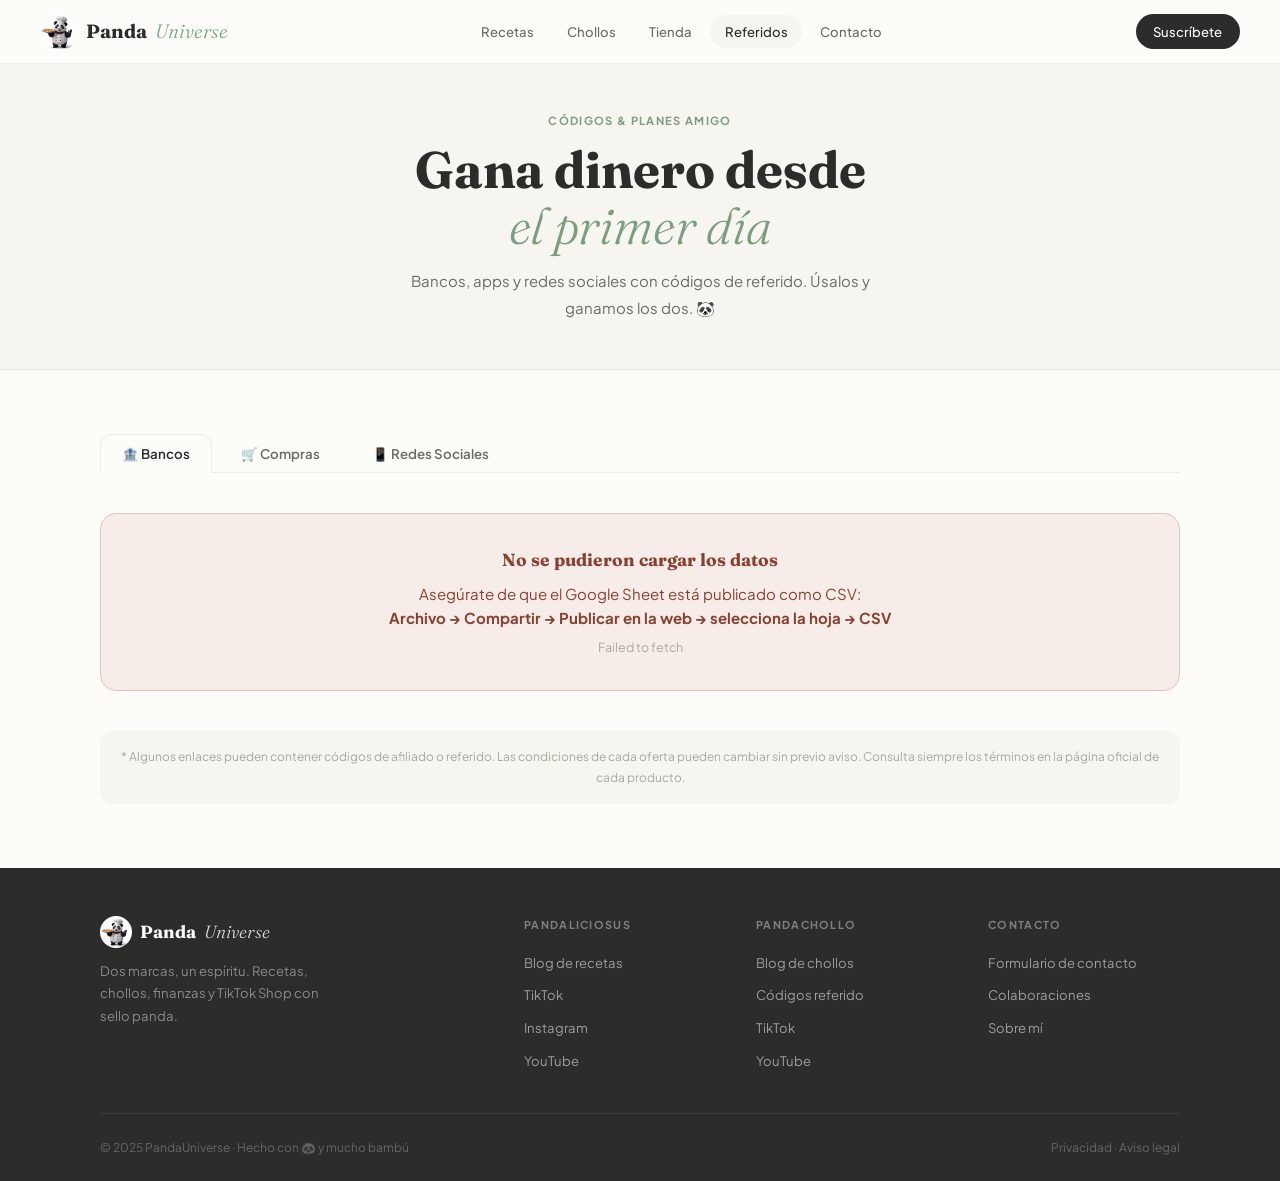
<file: referidos.html>
<!DOCTYPE html>
<html lang="es">
<head>
<meta charset="UTF-8">
<meta name="viewport" content="width=device-width, initial-scale=1.0">
<title>Códigos Referido | PandaUniverse</title>
<link rel="preconnect" href="https://fonts.googleapis.com">
<link href="https://fonts.googleapis.com/css2?family=Fraunces:ital,opsz,wght@0,9..144,300;0,9..144,400;0,9..144,700;1,9..144,300&family=Plus+Jakarta+Sans:wght@300;400;500;600&display=swap" rel="stylesheet">
<link rel="stylesheet" href="main.css">
<style>
/* ── Estilos exclusivos de referidos.html ── */

.page-header { background: var(--bg2); }

.ref-grid {
  display: grid;
  grid-template-columns: repeat(3, 1fr);
  gap: 1.25rem;
}

/* Skeleton de carga */
.skel {
  background: var(--bg2);
  border-radius: var(--radius-lg);
  height: 300px;
  animation: pulse 1.5s ease infinite;
}
@keyframes pulse { 0%,100% {opacity:1} 50% {opacity:0.5} }

/* Tarjeta referido */
.ref-card {
  border-radius: var(--radius-lg);
  border: 1px solid var(--border);
  padding: 1.5rem;
  background: var(--bg);
  transition: transform 0.25s, border-color 0.2s, box-shadow 0.25s;
  position: relative;
  display: flex;
  flex-direction: column;
  gap: 0.6rem;
}
.ref-card:hover {
  transform: translateY(-4px);
  border-color: var(--sage-lt);
  box-shadow: 0 12px 28px rgba(44,44,42,0.07);
}
.ref-expired { opacity: 0.55; }

.ref-badge {
  position: absolute;
  top: 1rem;
  right: 1rem;
  padding: 0.15rem 0.65rem;
  border-radius: var(--radius-pill);
  font-size: 0.65rem;
  font-weight: 700;
}
.badge-new { background: var(--butter-lt); color: #7a5e00; }
.badge-exp { background: #fee2e2; color: #991b1b; }

.ref-logo-wrap {
  width: 48px;
  height: 48px;
  border-radius: 12px;
  overflow: hidden;
  display: flex;
  align-items: center;
  justify-content: center;
  background: var(--bg2);
  font-size: 1.6rem;
  flex-shrink: 0;
}
.ref-logo-wrap img { width: 100%; height: 100%; object-fit: contain; }

.ref-header { display: flex; align-items: center; gap: 0.75rem; }
.ref-name { font-family: var(--font-display); font-weight: 700; font-size: 1rem; }
.ref-type { font-size: 0.68rem; font-weight: 700; letter-spacing: 0.08em; text-transform: uppercase; color: var(--light); }
.ref-discount { font-size: 0.9rem; font-weight: 700; color: var(--sage); }
.ref-caducidad { font-size: 0.72rem; color: var(--light); }

.copy-row {
  display: flex;
  align-items: center;
  justify-content: space-between;
  background: var(--bg2);
  border-radius: 10px;
  padding: 0.5rem 0.75rem;
}
.code-text { font-family: monospace; font-size: 0.85rem; font-weight: 700; letter-spacing: 0.08em; color: var(--charcoal); }
.copy-btn {
  font-size: 0.7rem;
  font-weight: 700;
  color: var(--sage);
  background: none;
  border: none;
  cursor: pointer;
  font-family: var(--font-body);
  padding: 0.2rem 0.5rem;
  border-radius: 6px;
  transition: background 0.15s;
}
.copy-btn:hover { background: var(--sage-lt); }

.bases-link {
  display: inline-flex;
  align-items: center;
  gap: 0.35rem;
  font-size: 0.75rem;
  font-weight: 600;
  color: var(--mid);
  text-decoration: none;
  padding: 0.3rem 0;
  border-bottom: 1px dashed var(--border2);
  transition: color 0.2s, border-color 0.2s;
}
.bases-link:hover { color: var(--sage); border-color: var(--sage); }

.ref-link-btn {
  display: block;
  text-align: center;
  background: var(--charcoal);
  color: var(--bg);
  border-radius: var(--radius-pill);
  padding: 0.55rem 1rem;
  font-size: 0.78rem;
  font-weight: 600;
  text-decoration: none;
  transition: background 0.2s;
  margin-top: auto;
}
.ref-link-btn:hover { background: var(--sage); }

.no-code { font-size: 0.75rem; color: var(--light); font-style: italic; text-align: center; }

.error-box {
  background: var(--blush-lt);
  border: 1px solid var(--blush);
  border-radius: var(--radius-md);
  padding: 2rem;
  text-align: center;
  color: #8a4030;
}
.error-box h3 { font-family: var(--font-display); margin-bottom: 0.5rem; }

.empty-box { text-align: center; padding: 4rem 2rem; color: var(--mid); }
.empty-box .emoji { font-size: 3rem; margin-bottom: 1rem; }

.disclaimer {
  margin-top: 2.5rem;
  padding: 1rem 1.25rem;
  background: var(--bg2);
  border-radius: 12px;
  font-size: 0.75rem;
  color: var(--light);
  text-align: center;
  line-height: 1.7;
}

@media (max-width: 860px) { .ref-grid { grid-template-columns: 1fr 1fr; } }
@media (max-width: 540px) { .ref-grid { grid-template-columns: 1fr; } }
</style>
</head>
<body>

<nav>
  <a href="index.html" class="logo">
    <img src="PANDALICIOSUS.JPG" alt="PandaUniverse">
    Panda<em>Universe</em>
  </a>
  <div class="nav-center">
    <a href="recetas.html">Recetas</a>
    <a href="chollos.html">Chollos</a>
    <a href="tienda.html">Tienda</a>
    <a href="referidos.html" class="active">Referidos</a>
    <a href="contacto.html">Contacto</a>
  </div>
  <a href="index.html#newsletter" class="nav-pill">Suscríbete</a>
  <button class="hamburger" onclick="toggleMenu()" aria-label="Menú" id="hamburgerBtn">
    <span></span><span></span><span></span>
  </button>
</nav>
<div class="mobile-menu" id="mobileMenu">
  <a href="recetas.html">Recetas</a>
  <a href="chollos.html">Chollos</a>
  <a href="tienda.html">Tienda</a>
  <a href="referidos.html" class="active">Referidos</a>
  <a href="contacto.html">Contacto</a>
</div>

<div class="page-header" style="background:var(--bg2)">
  <div class="wrap">
    <span class="eyebrow">Códigos & Planes amigo</span>
    <h1>Gana dinero desde<br><em>el primer día</em></h1>
    <p>Bancos, apps y redes sociales con códigos de referido. Úsalos y ganamos los dos. 🐼</p>
  </div>
</div>

<section class="section">
  <div class="wrap">
    <!-- Pestañas: los IDs deben coincidir con CONFIG.googleSheet.hojas -->
    <div class="tab-bar">
      <button class="tab-btn active" onclick="switchTabReferidos('bancos',  this)">🏦 Bancos</button>
      <button class="tab-btn"        onclick="switchTabReferidos('compras', this)">🛒 Compras</button>
      <button class="tab-btn"        onclick="switchTabReferidos('redes',   this)">📱 Redes Sociales</button>
    </div>

    <div id="panel-bancos"  class="tab-panel active"><div id="grid-bancos"  class="ref-grid"></div></div>
    <div id="panel-compras" class="tab-panel">       <div id="grid-compras" class="ref-grid"></div></div>
    <div id="panel-redes"   class="tab-panel">       <div id="grid-redes"   class="ref-grid"></div></div>

    <p class="disclaimer">
      * Algunos enlaces pueden contener códigos de afiliado o referido.
      Las condiciones de cada oferta pueden cambiar sin previo aviso.
      Consulta siempre los términos en la página oficial de cada producto.
    </p>
  </div>
</section>

<footer>
  <div class="footer-grid">
    <div>
      <a href="index.html" class="f-logo">
        <img src="PANDALICIOSUS.JPG" alt="PandaUniverse">
        Panda<em>Universe</em>
      </a>
      <p class="f-desc">Dos marcas, un espíritu. Recetas, chollos, finanzas y TikTok Shop con sello panda.</p>
    </div>
    <div class="f-col">
      <h5>Pandaliciosus</h5>
      <ul>
        <li><a href="recetas.html">Blog de recetas</a></li>
        <li><a href="https://www.tiktok.com/@pandaliciosus" target="_blank" rel="noopener">TikTok</a></li>
        <li><a href="https://www.instagram.com/pandaliciosus" target="_blank" rel="noopener">Instagram</a></li>
        <li><a href="https://www.youtube.com/@pandaliciosus" target="_blank" rel="noopener">YouTube</a></li>
      </ul>
    </div>
    <div class="f-col">
      <h5>Pandachollo</h5>
      <ul>
        <li><a href="chollos.html">Blog de chollos</a></li>
        <li><a href="referidos.html">Códigos referido</a></li>
        <li><a href="https://www.tiktok.com/@pandachollo" target="_blank" rel="noopener">TikTok</a></li>
        <li><a href="https://www.youtube.com/@pandachollo" target="_blank" rel="noopener">YouTube</a></li>
      </ul>
    </div>
    <div class="f-col">
      <h5>Contacto</h5>
      <ul>
        <li><a href="contacto.html">Formulario de contacto</a></li>
        <li><a href="contacto.html">Colaboraciones</a></li>
        <li><a href="contacto.html">Sobre mí</a></li>
      </ul>
    </div>
  </div>
  <div class="footer-bottom">
    <span>© 2025 PandaUniverse · Hecho con 🐼 y mucho bambú</span>
    <span><a href="privacidad.html">Privacidad</a> · <a href="aviso-legal.html">Aviso legal</a></span>
  </div>
</footer>

<script src="config.js"></script>
<script src="main.js"></script>
<script src="referidos.js"></script>
</body>
</html>
</file>
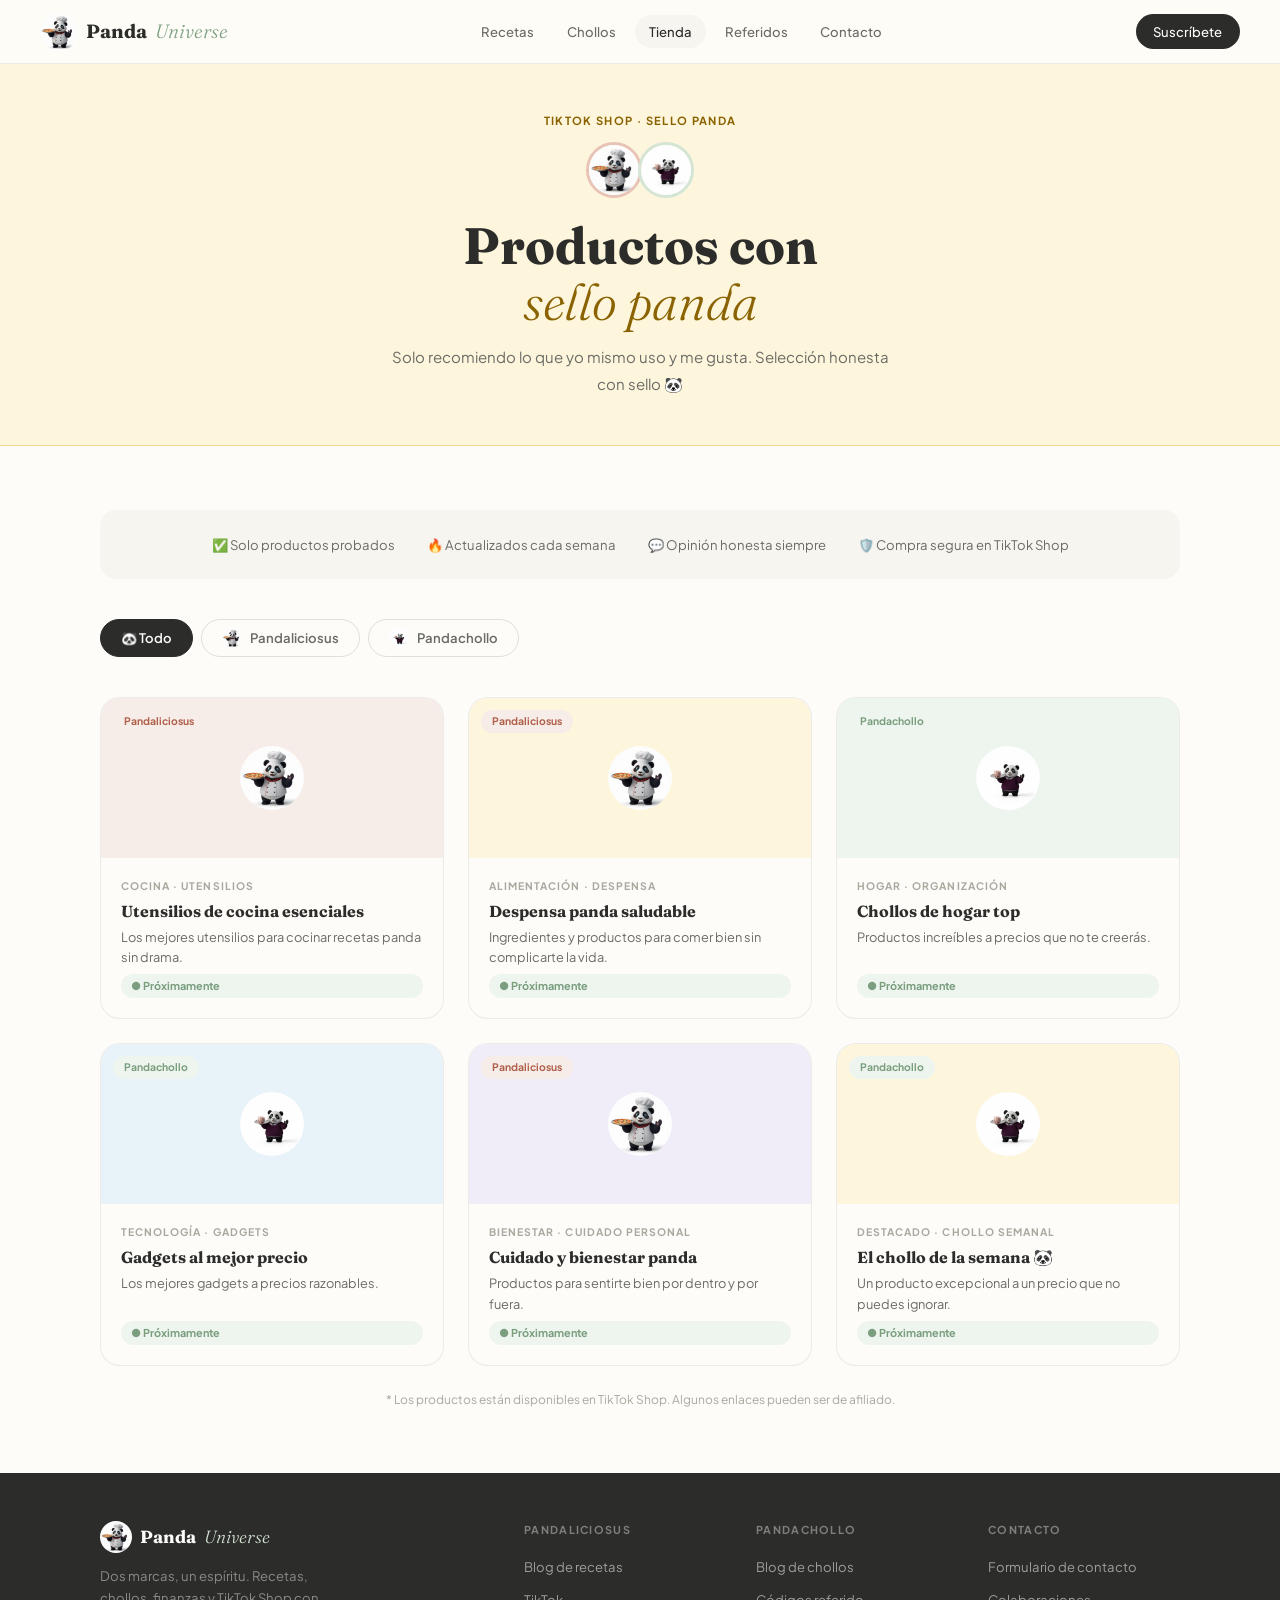
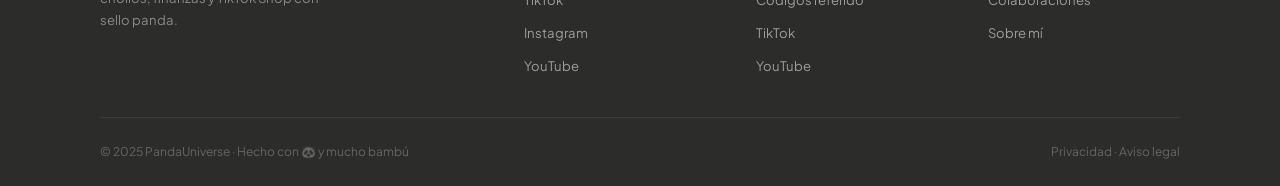
<file: tienda.html>
<!DOCTYPE html>
<html lang="es">
<head>
<meta charset="UTF-8">
<meta name="viewport" content="width=device-width, initial-scale=1.0">
<title>Tienda Panda | PandaUniverse · TikTok Shop</title>
<link rel="preconnect" href="https://fonts.googleapis.com">
<link href="https://fonts.googleapis.com/css2?family=Fraunces:ital,opsz,wght@0,9..144,300;0,9..144,400;0,9..144,700;1,9..144,300&family=Plus+Jakarta+Sans:wght@300;400;500;600&display=swap" rel="stylesheet">
<link rel="stylesheet" href="main.css">
<style>
/* ── Estilos exclusivos de esta página ── */

.page-header { padding: 7rem 2rem 3rem; text-align: center; background: var(--butter-lt); border-bottom: 1px solid var(--butter); }
.trust-bar { background: var(--bg2); border-radius: var(--radius-md); padding: 1.5rem 2rem; margin-bottom: 2.5rem; display: flex; gap: 2rem; align-items: center; flex-wrap: wrap; justify-content: center; }
.trust-item { display: flex; align-items: center; gap: 0.5rem; font-size: 0.82rem; color: var(--mid); }
.brand-tabs { display: flex; gap: 0.5rem; margin-bottom: 2.5rem; flex-wrap: wrap; }
.brand-tab { display: inline-flex; align-items: center; gap: 0.5rem; padding: 0.5rem 1.25rem; border-radius: var(--radius-pill); font-size: 0.82rem; font-weight: 600; border: 1.5px solid var(--border2); background: transparent; color: var(--mid); cursor: pointer; font-family: var(--font-body); transition: all 0.2s; }
.brand-tab:hover { border-color: var(--charcoal); color: var(--charcoal); }
.brand-tab.active { background: var(--charcoal); color: var(--bg); border-color: var(--charcoal); }
.brand-tab img { width: 20px; height: 20px; border-radius: 50%; object-fit: cover; }
.shop-grid { display: grid; grid-template-columns: repeat(3,1fr); gap: 1.5rem; }
.shop-card { background: var(--bg); border-radius: var(--radius-lg); border: 1px solid var(--border); overflow: hidden; transition: transform 0.25s, box-shadow 0.25s; display: flex; flex-direction: column; }
.shop-card:hover { transform: translateY(-5px); box-shadow: 0 14px 32px rgba(44,44,42,0.09); }
.shop-thumb { height: 160px; display: flex; align-items: center; justify-content: center; position: relative; }
.shop-thumb img.brand-thumb { width: 64px; height: 64px; border-radius: 50%; object-fit: cover; }
.t-blush { background: var(--blush-lt); } .t-butter { background: var(--butter-lt); }
.t-sage  { background: var(--sage-pal); } .t-sky    { background: var(--sky-lt);   }
.t-lav   { background: var(--lav-lt);   }
.brand-badge { position: absolute; top: 0.75rem; left: 0.75rem; padding: 0.2rem 0.7rem; border-radius: var(--radius-pill); font-size: 0.65rem; font-weight: 700; }
.badge-panda  { background: var(--blush-lt); color: #b0604a; }
.badge-chollo { background: var(--sage-pal); color: var(--sage); }
.shop-inner { padding: 1.25rem; flex: 1; display: flex; flex-direction: column; gap: 0.4rem; }
.shop-brand { font-size: 0.65rem; font-weight: 700; letter-spacing: 0.1em; text-transform: uppercase; color: var(--light); }
.shop-title { font-family: var(--font-display); font-size: 1rem; font-weight: 700; line-height: 1.25; }
.shop-desc  { font-size: 0.8rem; color: var(--mid); line-height: 1.6; flex: 1; }
@media (max-width:860px) { .shop-grid { grid-template-columns: 1fr 1fr; } }
@media (max-width:540px) { .shop-grid { grid-template-columns: 1fr; } }

</style>
</head>
<body>

<nav>
  <a href="index.html" class="logo">
    <img src="PANDALICIOSUS.JPG" alt="PandaUniverse">
    Panda<em>Universe</em>
  </a>
  <div class="nav-center">
    <a href="recetas.html">Recetas</a>
    <a href="chollos.html">Chollos</a>
    <a href="tienda.html" class="active">Tienda</a>
    <a href="referidos.html">Referidos</a>
    <a href="contacto.html">Contacto</a>
  </div>
  <a href="index.html#newsletter" class="nav-pill">Suscríbete</a>
  <button class="hamburger" onclick="toggleMenu()" aria-label="Menú" id="hamburgerBtn">
    <span></span><span></span><span></span>
  </button>
</nav>
<div class="mobile-menu" id="mobileMenu">
  <a href="recetas.html">Recetas</a>
  <a href="chollos.html">Chollos</a>
  <a href="tienda.html" class="active">Tienda</a>
  <a href="referidos.html">Referidos</a>
  <a href="contacto.html">Contacto</a>
</div>

<div class="page-header">
  <span class="eyebrow" style="color:#8a6200">TikTok Shop · Sello panda</span>
  <div style="display:flex;justify-content:center;gap:0.5rem;margin:0 auto 1.25rem">
    <img src="PANDALICIOSUS.JPG" alt="Pandaliciosus" style="width:56px;height:56px;border-radius:50%;object-fit:cover;border:3px solid var(--blush)">
    <img src="PANDACHOLLO.JPG"   alt="Pandachollo"   style="width:56px;height:56px;border-radius:50%;object-fit:cover;border:3px solid var(--sage-lt);margin-left:-12px">
  </div>
  <h1>Productos con<br><em style="color:#8a6200">sello panda</em></h1>
  <p>Solo recomiendo lo que yo mismo uso y me gusta. Selección honesta con sello 🐼</p>
</div>

<section class="section">
  <div class="wrap">
    <div class="trust-bar">
      <div class="trust-item">✅ Solo productos probados</div>
      <div class="trust-item">🔥 Actualizados cada semana</div>
      <div class="trust-item">💬 Opinión honesta siempre</div>
      <div class="trust-item">🛡️ Compra segura en TikTok Shop</div>
    </div>

    <div class="brand-tabs">
      <button class="brand-tab active" onclick="switchBrand('todo',          this)">🐼 Todo</button>
      <button class="brand-tab"        onclick="switchBrand('pandaliciosus', this)">
        <img src="PANDALICIOSUS.JPG" alt=""> Pandaliciosus
      </button>
      <button class="brand-tab"        onclick="switchBrand('pandachollo',   this)">
        <img src="PANDACHOLLO.JPG" alt=""> Pandachollo
      </button>
    </div>

    <div id="panel-todo" class="tab-panel active">
      <div class="shop-grid">
        <div class="shop-card"><div class="shop-thumb t-blush"><img src="PANDALICIOSUS.JPG" alt="Pandaliciosus" class="brand-thumb"><span class="brand-badge badge-panda">Pandaliciosus</span></div><div class="shop-inner"><div class="shop-brand">Cocina · Utensilios</div><div class="shop-title">Utensilios de cocina esenciales</div><p class="shop-desc">Los mejores utensilios para cocinar recetas panda sin drama.</p><span class="soon-badge">● Próximamente</span></div></div>
        <div class="shop-card"><div class="shop-thumb t-butter"><img src="PANDALICIOSUS.JPG" alt="Pandaliciosus" class="brand-thumb"><span class="brand-badge badge-panda">Pandaliciosus</span></div><div class="shop-inner"><div class="shop-brand">Alimentación · Despensa</div><div class="shop-title">Despensa panda saludable</div><p class="shop-desc">Ingredientes y productos para comer bien sin complicarte la vida.</p><span class="soon-badge">● Próximamente</span></div></div>
        <div class="shop-card"><div class="shop-thumb t-sage"><img src="PANDACHOLLO.JPG" alt="Pandachollo" class="brand-thumb"><span class="brand-badge badge-chollo">Pandachollo</span></div><div class="shop-inner"><div class="shop-brand">Hogar · Organización</div><div class="shop-title">Chollos de hogar top</div><p class="shop-desc">Productos increíbles a precios que no te creerás.</p><span class="soon-badge">● Próximamente</span></div></div>
        <div class="shop-card"><div class="shop-thumb t-sky"><img src="PANDACHOLLO.JPG" alt="Pandachollo" class="brand-thumb"><span class="brand-badge badge-chollo">Pandachollo</span></div><div class="shop-inner"><div class="shop-brand">Tecnología · Gadgets</div><div class="shop-title">Gadgets al mejor precio</div><p class="shop-desc">Los mejores gadgets a precios razonables.</p><span class="soon-badge">● Próximamente</span></div></div>
        <div class="shop-card"><div class="shop-thumb t-lav"><img src="PANDALICIOSUS.JPG" alt="Pandaliciosus" class="brand-thumb"><span class="brand-badge badge-panda">Pandaliciosus</span></div><div class="shop-inner"><div class="shop-brand">Bienestar · Cuidado personal</div><div class="shop-title">Cuidado y bienestar panda</div><p class="shop-desc">Productos para sentirte bien por dentro y por fuera.</p><span class="soon-badge">● Próximamente</span></div></div>
        <div class="shop-card"><div class="shop-thumb t-butter"><img src="PANDACHOLLO.JPG" alt="Pandachollo" class="brand-thumb"><span class="brand-badge badge-chollo">Pandachollo</span></div><div class="shop-inner"><div class="shop-brand">Destacado · Chollo semanal</div><div class="shop-title">El chollo de la semana 🐼</div><p class="shop-desc">Un producto excepcional a un precio que no puedes ignorar.</p><span class="soon-badge">● Próximamente</span></div></div>
      </div>
    </div>

    <div id="panel-pandaliciosus" class="tab-panel">
      <div class="shop-grid">
        <div class="shop-card"><div class="shop-thumb t-blush"><img src="PANDALICIOSUS.JPG" alt="" class="brand-thumb"></div><div class="shop-inner"><div class="shop-brand">Cocina</div><div class="shop-title">Utensilios de cocina esenciales</div><p class="shop-desc">Los mejores utensilios para recetas panda.</p><span class="soon-badge">● Próximamente</span></div></div>
        <div class="shop-card"><div class="shop-thumb t-butter"><img src="PANDALICIOSUS.JPG" alt="" class="brand-thumb"></div><div class="shop-inner"><div class="shop-brand">Alimentación</div><div class="shop-title">Despensa panda saludable</div><p class="shop-desc">Come bien sin complicarte la vida.</p><span class="soon-badge">● Próximamente</span></div></div>
        <div class="shop-card"><div class="shop-thumb t-lav"><img src="PANDALICIOSUS.JPG" alt="" class="brand-thumb"></div><div class="shop-inner"><div class="shop-brand">Bienestar</div><div class="shop-title">Cuidado y bienestar panda</div><p class="shop-desc">Sentirte bien por dentro y por fuera.</p><span class="soon-badge">● Próximamente</span></div></div>
      </div>
    </div>

    <div id="panel-pandachollo" class="tab-panel">
      <div class="shop-grid">
        <div class="shop-card"><div class="shop-thumb t-sage"><img src="PANDACHOLLO.JPG" alt="" class="brand-thumb"></div><div class="shop-inner"><div class="shop-brand">Hogar</div><div class="shop-title">Chollos de hogar top</div><p class="shop-desc">Productos increíbles a precios que no te creerás.</p><span class="soon-badge">● Próximamente</span></div></div>
        <div class="shop-card"><div class="shop-thumb t-sky"><img src="PANDACHOLLO.JPG" alt="" class="brand-thumb"></div><div class="shop-inner"><div class="shop-brand">Tecnología</div><div class="shop-title">Gadgets al mejor precio</div><p class="shop-desc">Los mejores gadgets a precios razonables.</p><span class="soon-badge">● Próximamente</span></div></div>
        <div class="shop-card"><div class="shop-thumb t-butter"><img src="PANDACHOLLO.JPG" alt="" class="brand-thumb"></div><div class="shop-inner"><div class="shop-brand">Chollo semanal</div><div class="shop-title">El chollo de la semana 🐼</div><p class="shop-desc">Un producto excepcional a precio irresistible.</p><span class="soon-badge">● Próximamente</span></div></div>
      </div>
    </div>

    <p style="margin-top:1.5rem;font-size:0.75rem;color:var(--light);text-align:center">
      * Los productos están disponibles en TikTok Shop. Algunos enlaces pueden ser de afiliado.
    </p>
  </div>
</section>

<footer>
  <div class="footer-grid">
    <div>
      <a href="index.html" class="f-logo">
        <img src="PANDALICIOSUS.JPG" alt="PandaUniverse">
        Panda<em>Universe</em>
      </a>
      <p class="f-desc">Dos marcas, un espíritu. Recetas, chollos, finanzas y TikTok Shop con sello panda.</p>
    </div>
    <div class="f-col">
      <h5>Pandaliciosus</h5>
      <ul>
        <li><a href="recetas.html">Blog de recetas</a></li>
        <li><a href="https://www.tiktok.com/@pandaliciosus" target="_blank" rel="noopener">TikTok</a></li>
        <li><a href="https://www.instagram.com/pandaliciosus" target="_blank" rel="noopener">Instagram</a></li>
        <li><a href="https://www.youtube.com/@pandaliciosus" target="_blank" rel="noopener">YouTube</a></li>
      </ul>
    </div>
    <div class="f-col">
      <h5>Pandachollo</h5>
      <ul>
        <li><a href="chollos.html">Blog de chollos</a></li>
        <li><a href="referidos.html">Códigos referido</a></li>
        <li><a href="https://www.tiktok.com/@pandachollo" target="_blank" rel="noopener">TikTok</a></li>
        <li><a href="https://www.youtube.com/@pandachollo" target="_blank" rel="noopener">YouTube</a></li>
      </ul>
    </div>
    <div class="f-col">
      <h5>Contacto</h5>
      <ul>
        <li><a href="contacto.html">Formulario de contacto</a></li>
        <li><a href="contacto.html">Colaboraciones</a></li>
        <li><a href="contacto.html">Sobre mí</a></li>
      </ul>
    </div>
  </div>
  <div class="footer-bottom">
    <span>© 2025 PandaUniverse · Hecho con 🐼 y mucho bambú</span>
    <span><a href="privacidad.html">Privacidad</a> · <a href="aviso-legal.html">Aviso legal</a></span>
  </div>
</footer>

<script src="config.js"></script>
<script src="main.js"></script>
<script>
function switchBrand(key, btn) {
  document.querySelectorAll('.brand-tab').forEach(function(b) { b.classList.remove('active'); });
  document.querySelectorAll('.tab-panel').forEach(function(p) { p.classList.remove('active'); });
  btn.classList.add('active');
  var panel = document.getElementById('panel-' + key);
  if (panel) panel.classList.add('active');
}
</script>
</body>
</html>
</file>
<file: main.css>
/* ============================================================
   PANDAUNIVERSE · MAIN.CSS
   Estilos compartidos por todas las páginas del sitio.
   Estructura:
     1. Variables CSS (colores, tipografía, espaciado)
     2. Reset y base
     3. Scrollbar
     4. Tipografía (Fraunces + Plus Jakarta Sans)
     5. Navegación desktop
     6. Navegación mobile (hamburger)
     7. Footer
     8. Componentes reutilizables (botones, badges, chips)
     9. Animaciones compartidas
    10. Media queries globales
   ============================================================ */


/* ── 1. VARIABLES ─────────────────────────────────────────── */
:root {
  /* Colores de fondo */
  --bg:         #fdfcf9;
  --bg2:        #f7f5f0;
  --bg3:        #f0ede6;

  /* Paleta principal: sage (verde) */
  --sage:       #7a9e7e;
  --sage-lt:    #d4e4d5;
  --sage-pal:   #edf5ee;

  /* Paleta secundaria: blush (rosa) */
  --blush:      #e8c4b8;
  --blush-lt:   #f7ede8;

  /* Paleta terciaria: butter (amarillo) */
  --butter:     #f0d98c;
  --butter-lt:  #fdf6dc;

  /* Paleta auxiliar: sky (azul) y lavender */
  --sky-lt:     #e8f3f9;
  --lav-lt:     #f0edf9;

  /* Escala de grises */
  --charcoal:   #2c2c2a;
  --mid:        #6b6b66;
  --light:      #a8a89e;

  /* Bordes */
  --border:     rgba(44, 44, 42, 0.08);
  --border2:    rgba(44, 44, 42, 0.14);

  /* Tipografía */
  --font-display: 'Fraunces', serif;
  --font-body:    'Plus Jakarta Sans', sans-serif;

  /* Espaciado base */
  --nav-height:  64px;
  --wrap-width:  1080px;
  --radius-sm:   10px;
  --radius-md:   16px;
  --radius-lg:   20px;
  --radius-xl:   28px;
  --radius-pill: 100px;
}


/* ── 2. RESET Y BASE ─────────────────────────────────────── */
*, *::before, *::after {
  box-sizing: border-box;
  margin: 0;
  padding: 0;
}

html {
  scroll-behavior: smooth;
}

body {
  font-family: var(--font-body);
  background: var(--bg);
  color: var(--charcoal);
  overflow-x: hidden;
  font-size: 15px;
  line-height: 1.6;
}


/* ── 3. SCROLLBAR ────────────────────────────────────────── */
::-webkit-scrollbar        { width: 6px; }
::-webkit-scrollbar-track  { background: var(--bg2); }
::-webkit-scrollbar-thumb  { background: var(--sage-lt); border-radius: 3px; }


/* ── 4. TIPOGRAFÍA ───────────────────────────────────────── */
.font-display {
  font-family: var(--font-display);
}

em {
  font-style: italic;
  font-weight: 300;
  color: var(--sage);
}

.eyebrow {
  font-size: 0.7rem;
  font-weight: 700;
  letter-spacing: 0.12em;
  text-transform: uppercase;
  color: var(--sage);
  margin-bottom: 0.75rem;
  display: block;
}

.section-h {
  font-family: var(--font-display);
  font-size: clamp(1.8rem, 3.5vw, 2.8rem);
  font-weight: 700;
  line-height: 1.1;
  margin-bottom: 0.75rem;
}

.section-p {
  color: var(--mid);
  max-width: 500px;
  line-height: 1.8;
  margin-bottom: 3rem;
}


/* ── 5. NAVEGACIÓN DESKTOP ───────────────────────────────── */
nav {
  position: fixed;
  top: 0; left: 0; right: 0;
  z-index: 200;
  display: flex;
  align-items: center;
  justify-content: space-between;
  padding: 0 2.5rem;
  height: var(--nav-height);
  background: rgba(253, 252, 249, 0.92);
  backdrop-filter: blur(16px);
  border-bottom: 1px solid var(--border);
}

.logo {
  font-family: var(--font-display);
  font-size: 1.2rem;
  font-weight: 700;
  color: var(--charcoal);
  text-decoration: none;
  display: flex;
  align-items: center;
  gap: 0.5rem;
  flex-shrink: 0;
}

.logo img {
  width: 38px;
  height: 38px;
  border-radius: 50%;
  object-fit: cover;
  flex-shrink: 0;
}

.logo em {
  font-style: italic;
  color: var(--sage);
  font-weight: 300;
}

.nav-center {
  display: flex;
  gap: 0.25rem;
}

.nav-center a {
  font-size: 0.82rem;
  font-weight: 500;
  color: var(--mid);
  text-decoration: none;
  padding: 0.4rem 0.9rem;
  border-radius: var(--radius-pill);
  transition: background 0.2s, color 0.2s;
}

.nav-center a:hover,
.nav-center a.active {
  background: var(--bg2);
  color: var(--charcoal);
}

.nav-pill {
  background: var(--charcoal);
  color: var(--bg) !important;
  padding: 0.45rem 1.1rem;
  border-radius: var(--radius-pill);
  font-size: 0.82rem;
  font-weight: 500;
  text-decoration: none;
  transition: background 0.2s, transform 0.15s;
  white-space: nowrap;
}

.nav-pill:hover {
  background: var(--sage) !important;
  transform: scale(1.04);
}


/* ── 6. NAVEGACIÓN MOBILE (hamburger) ────────────────────── */
.hamburger {
  display: none;
  flex-direction: column;
  justify-content: center;
  gap: 5px;
  width: 38px;
  height: 38px;
  background: none;
  border: 1px solid var(--border2);
  border-radius: var(--radius-sm);
  cursor: pointer;
  padding: 0 9px;
  flex-shrink: 0;
}

.hamburger span {
  display: block;
  height: 2px;
  background: var(--charcoal);
  border-radius: 2px;
  transition: transform 0.25s, opacity 0.25s;
}

.mobile-menu {
  display: none;
  position: fixed;
  top: var(--nav-height);
  left: 0; right: 0;
  background: rgba(253, 252, 249, 0.98);
  backdrop-filter: blur(16px);
  border-bottom: 1px solid var(--border);
  z-index: 199;
  padding: 1rem 1.5rem 1.5rem;
  flex-direction: column;
  gap: 0.25rem;
}

.mobile-menu a {
  font-size: 1rem;
  font-weight: 600;
  color: var(--charcoal);
  text-decoration: none;
  padding: 0.7rem 0.5rem;
  border-bottom: 1px solid var(--border);
  display: block;
  transition: color 0.2s;
}

.mobile-menu a:last-child {
  border-bottom: none;
}

.mobile-menu a:hover,
.mobile-menu a.active {
  color: var(--sage);
}

.mobile-menu.open {
  display: flex;
}


/* ── 7. FOOTER ───────────────────────────────────────────── */
footer {
  background: var(--charcoal);
  padding: 3rem 2rem 1.5rem;
}

.footer-grid {
  max-width: var(--wrap-width);
  margin: 0 auto;
  display: grid;
  grid-template-columns: 2fr 1fr 1fr 1fr;
  gap: 2.5rem;
  padding-bottom: 2rem;
  border-bottom: 1px solid rgba(255, 255, 255, 0.08);
}

.f-logo {
  font-family: var(--font-display);
  font-size: 1.1rem;
  font-weight: 700;
  color: #fdfcf9;
  text-decoration: none;
  display: flex;
  align-items: center;
  gap: 0.5rem;
  margin-bottom: 0.75rem;
}

.f-logo img {
  width: 32px;
  height: 32px;
  border-radius: 50%;
  object-fit: cover;
}

.f-logo em {
  color: var(--sage-lt);
}

.f-desc {
  font-size: 0.82rem;
  color: rgba(253, 252, 249, 0.45);
  line-height: 1.7;
  max-width: 240px;
}

.f-col h5 {
  font-size: 0.68rem;
  font-weight: 700;
  letter-spacing: 0.12em;
  text-transform: uppercase;
  color: rgba(253, 252, 249, 0.4);
  margin-bottom: 1rem;
}

.f-col ul {
  list-style: none;
}

.f-col li {
  margin-bottom: 0.55rem;
}

.f-col a {
  color: rgba(253, 252, 249, 0.55);
  font-size: 0.82rem;
  text-decoration: none;
  transition: color 0.2s;
}

.f-col a:hover {
  color: var(--sage-lt);
}

.footer-bottom {
  max-width: var(--wrap-width);
  margin: 0 auto;
  padding-top: 1.5rem;
  display: flex;
  justify-content: space-between;
  align-items: center;
  font-size: 0.75rem;
  color: rgba(253, 252, 249, 0.28);
  flex-wrap: wrap;
  gap: 0.5rem;
}

.footer-bottom a {
  color: rgba(253, 252, 249, 0.28);
  text-decoration: none;
}

.footer-bottom a:hover {
  color: var(--sage-lt);
}


/* ── 8. COMPONENTES REUTILIZABLES ────────────────────────── */

/* Wrapper centrado */
.wrap {
  max-width: var(--wrap-width);
  margin: 0 auto;
}

/* Sección genérica */
.section {
  padding: 4rem 2rem;
}

/* Cabecera de página secundaria */
.page-header {
  padding: 7rem 2rem 3rem;
  text-align: center;
  border-bottom: 1px solid var(--border);
}

.page-header h1 {
  font-family: var(--font-display);
  font-size: clamp(2rem, 4vw, 3.2rem);
  font-weight: 700;
  line-height: 1.1;
  margin-bottom: 0.75rem;
}

.page-header p {
  color: var(--mid);
  max-width: 500px;
  margin: 0 auto;
  line-height: 1.8;
}

/* Botones */
.btn-dark {
  background: var(--charcoal);
  color: var(--bg);
  padding: 0.8rem 1.75rem;
  border-radius: var(--radius-pill);
  font-family: var(--font-body);
  font-size: 0.88rem;
  font-weight: 600;
  text-decoration: none;
  transition: background 0.2s, transform 0.15s;
  display: inline-flex;
  align-items: center;
  gap: 0.4rem;
  border: none;
  cursor: pointer;
}

.btn-dark:hover {
  background: var(--sage);
  transform: translateY(-2px);
}

.btn-ghost {
  border: 1.5px solid var(--border2);
  color: var(--charcoal);
  padding: 0.8rem 1.75rem;
  border-radius: var(--radius-pill);
  font-family: var(--font-body);
  font-size: 0.88rem;
  font-weight: 500;
  text-decoration: none;
  transition: border-color 0.2s, transform 0.15s, background 0.2s;
  display: inline-flex;
  align-items: center;
  gap: 0.4rem;
  background: transparent;
  cursor: pointer;
}

.btn-ghost:hover {
  border-color: var(--sage);
  background: var(--sage-pal);
  transform: translateY(-2px);
}

/* Social chips (hero) */
.soc-chip {
  display: inline-flex;
  align-items: center;
  gap: 0.4rem;
  padding: 0.35rem 0.85rem;
  border-radius: var(--radius-pill);
  font-size: 0.75rem;
  font-weight: 500;
  text-decoration: none;
  border: 1px solid var(--border2);
  background: var(--bg);
  color: var(--mid);
  transition: transform 0.15s, border-color 0.2s;
}

.soc-chip:hover {
  transform: translateY(-2px);
  border-color: var(--charcoal);
  color: var(--charcoal);
}

.soc-chip svg {
  width: 13px;
  height: 13px;
  flex-shrink: 0;
}

/* Social buttons (cards) */
.s-btn {
  display: inline-flex;
  align-items: center;
  gap: 0.35rem;
  padding: 0.38rem 0.9rem;
  border-radius: var(--radius-pill);
  font-size: 0.75rem;
  font-weight: 600;
  text-decoration: none;
  color: #fff;
  transition: transform 0.15s, opacity 0.2s;
}

.s-btn:hover { transform: scale(1.05); opacity: 0.88; }

.s-tiktok { background: var(--charcoal); }
.s-ig     { background: #d62976; }
.s-yt     { background: #cc0000; }
.s-pin    { background: #e60023; }

/* Tags (brand cards) */
.tag {
  padding: 0.25rem 0.7rem;
  border-radius: var(--radius-pill);
  font-size: 0.72rem;
  font-weight: 500;
  border: 1px solid var(--border2);
  color: var(--mid);
}

/* Tabs (blog/referidos) */
.tab-bar {
  display: flex;
  gap: 0.5rem;
  border-bottom: 1px solid var(--border);
  margin-bottom: 2.5rem;
  flex-wrap: wrap;
}

.tab-btn {
  padding: 0.65rem 1.3rem;
  border-radius: 12px 12px 0 0;
  font-size: 0.83rem;
  font-weight: 600;
  cursor: pointer;
  border: 1px solid transparent;
  border-bottom: none;
  color: var(--mid);
  background: transparent;
  font-family: var(--font-body);
  transition: all 0.2s;
}

.tab-btn.active {
  background: var(--bg);
  color: var(--charcoal);
  border-color: var(--border);
  border-bottom-color: var(--bg);
  margin-bottom: -1px;
}

.tab-panel { display: none; }
.tab-panel.active { display: block; }

/* Blog / shop grid compartida */
.card-grid {
  display: grid;
  grid-template-columns: repeat(3, 1fr);
  gap: 1.5rem;
}

/* "Próximamente" badge */
.soon-badge {
  display: inline-flex;
  align-items: center;
  gap: 0.3rem;
  background: var(--sage-pal);
  color: var(--sage);
  padding: 0.2rem 0.65rem;
  border-radius: var(--radius-pill);
  font-size: 0.68rem;
  font-weight: 700;
}

/* Formulario compartido (newsletter + contacto) */
.form-field {
  margin-bottom: 1.25rem;
}

.form-field label {
  display: block;
  font-size: 0.78rem;
  font-weight: 600;
  color: var(--mid);
  margin-bottom: 0.4rem;
  letter-spacing: 0.02em;
}

.form-field input,
.form-field select,
.form-field textarea {
  width: 100%;
  padding: 0.75rem 1rem;
  border: 1.5px solid var(--border2);
  border-radius: 12px;
  font-family: var(--font-body);
  font-size: 0.88rem;
  background: var(--bg2);
  color: var(--charcoal);
  outline: none;
  transition: border-color 0.2s, background 0.2s;
  appearance: none;
}

.form-field input:focus,
.form-field select:focus,
.form-field textarea:focus {
  border-color: var(--sage);
  background: var(--bg);
}

.form-field textarea {
  min-height: 140px;
  resize: vertical;
  line-height: 1.6;
}

/* Consentimiento LOPD */
.consent-label {
  display: inline-flex;
  align-items: flex-start;
  gap: 0.5rem;
  cursor: pointer;
  font-size: 0.75rem;
  color: var(--mid);
  line-height: 1.55;
}

.consent-label input[type="checkbox"] {
  margin-top: 3px;
  flex-shrink: 0;
  accent-color: var(--sage);
  width: auto;
  padding: 0;
  border: none;
  background: none;
}

.consent-label a {
  color: var(--sage);
  text-decoration: none;
}

.consent-label a:hover {
  text-decoration: underline;
}

.consent-error {
  color: #c06040 !important;
}

/* Newsletter section */
.nl-section {
  background: var(--sage-pal);
  border-top: 1px solid var(--sage-lt);
  border-bottom: 1px solid var(--sage-lt);
  padding: 5rem 2rem;
  text-align: center;
}

.nl-panda { font-size: 3.5rem; margin-bottom: 1.5rem; }

.nl-form {
  display: flex;
  gap: 0.6rem;
  justify-content: center;
  flex-wrap: wrap;
  max-width: 460px;
  margin: 1.5rem auto 0;
}

.nl-input {
  flex: 1;
  min-width: 200px;
  padding: 0.75rem 1.25rem;
  border-radius: var(--radius-pill);
  border: 1.5px solid var(--border2);
  font-family: var(--font-body);
  font-size: 0.88rem;
  background: var(--bg);
  color: var(--charcoal);
  outline: none;
  transition: border-color 0.2s;
}

.nl-input:focus { border-color: var(--sage); }

.nl-btn {
  background: var(--charcoal);
  color: var(--bg);
  padding: 0.75rem 1.5rem;
  border-radius: var(--radius-pill);
  font-family: var(--font-body);
  font-size: 0.88rem;
  font-weight: 600;
  border: none;
  cursor: pointer;
  transition: background 0.2s, transform 0.15s;
}

.nl-btn:hover { background: var(--sage); transform: scale(1.03); }
.nl-btn:disabled { opacity: 0.6; cursor: not-allowed; transform: none; }

.nl-note {
  margin-top: 0.6rem;
  font-size: 0.72rem;
  color: var(--light);
}


/* ── 9. ANIMACIONES ──────────────────────────────────────── */
@keyframes fadeUp {
  from { opacity: 0; transform: translateY(20px); }
  to   { opacity: 1; transform: translateY(0); }
}

.anim-1 { animation: fadeUp 0.5s 0.0s ease both; }
.anim-2 { animation: fadeUp 0.6s 0.1s ease both; }
.anim-3 { animation: fadeUp 0.6s 0.2s ease both; }
.anim-4 { animation: fadeUp 0.6s 0.3s ease both; }
.anim-5 { animation: fadeUp 0.6s 0.4s ease both; }
.anim-6 { animation: fadeUp 0.6s 0.5s ease both; }


/* ── 10. MEDIA QUERIES GLOBALES ──────────────────────────── */
@media (max-width: 860px) {
  nav { padding: 0 1.25rem; }
  .nav-center { display: none; }
  .hamburger { display: flex; }
  .footer-grid { grid-template-columns: 1fr 1fr; }
  .card-grid { grid-template-columns: 1fr 1fr; }
}

@media (max-width: 540px) {
  .footer-grid { grid-template-columns: 1fr; }
  .card-grid { grid-template-columns: 1fr; }
  .section { padding: 3rem 1.25rem; }
}
</file>
